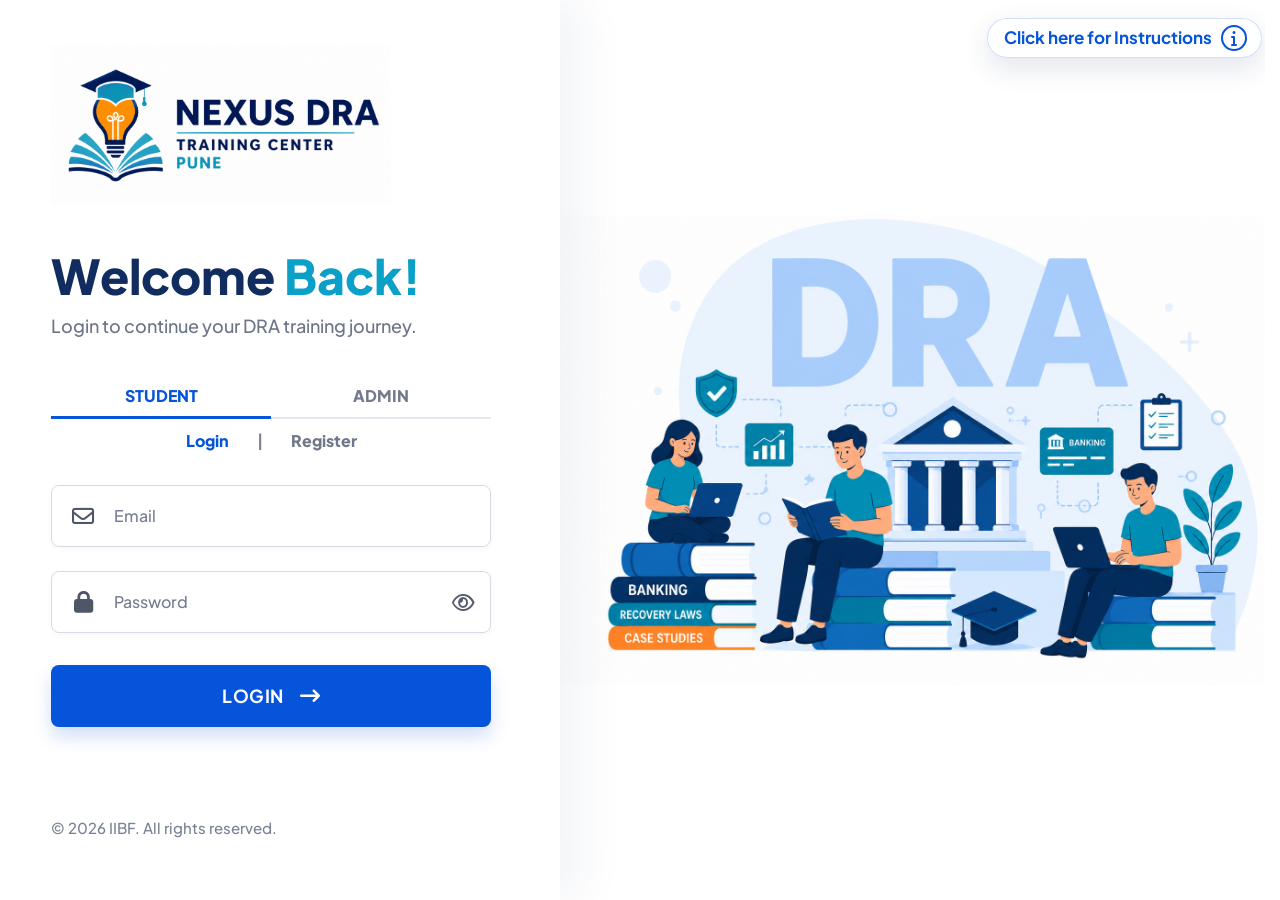
<file: index.html>
<!DOCTYPE html>
<html lang="en">
<head>
    <meta charset="UTF-8">
    <meta name="viewport" content="width=device-width, initial-scale=1.0">
    <title>Login | Nexus DRA Training Center</title>
    <link rel="stylesheet" href="CSS/main.css">
    <link rel="stylesheet" href="CSS/animations.css">
    <link rel="stylesheet" href="https://cdnjs.cloudflare.com/ajax/libs/font-awesome/6.4.0/css/all.min.css">
    <style>
        :root {
            --login-navy: #102d5f;
            --login-blue: #0654d9;
            --login-cyan: #0aa0c8;
            --login-muted: #6c7488;
            --login-border: #d5dae5;
        }

        html {
            scrollbar-gutter: stable;
        }

        body.login-body {
            min-height: 100vh;
            min-height: 100svh;
            margin: 0;
            overflow-x: hidden;
            overflow-y: hidden;
            background: #ffffff;
            color: var(--login-navy);
            font-family: "Segoe UI", Inter, system-ui, -apple-system, BlinkMacSystemFont, sans-serif;
        }

        .login-page {
            position: relative;
            display: grid;
            grid-template-columns: minmax(440px, 560px) minmax(0, 1fr);
            min-height: 100vh;
            min-height: 100svh;
            height: 100vh;
            height: 100svh;
            overflow: hidden;
            isolation: isolate;
            background: #ffffff;
        }

        .login-art {
            position: relative;
            z-index: 0;
            grid-column: 2;
            display: grid;
            place-items: center;
            min-height: 100vh;
            min-height: 100svh;
            height: 100vh;
            height: 100svh;
            padding: 0;
            overflow: hidden;
            background: #ffffff;
            pointer-events: none;
        }

        .login-art-image {
            width: 100%;
            height: 100%;
            max-width: none;
            object-fit: contain;
            object-position: center center;
            background: #ffffff;
            filter: drop-shadow(0 24px 36px rgba(34, 78, 132, 0.08));
        }

        .login-panel {
            position: relative;
            z-index: 3;
            grid-column: 1;
            grid-row: 1;
            display: flex;
            flex-direction: column;
            min-height: 100vh;
            min-height: 100svh;
            height: 100vh;
            height: 100svh;
            width: 100%;
            min-width: 0;
            box-sizing: border-box;
            padding: clamp(34px, 5vh, 54px) clamp(28px, 4vw, 68px) clamp(30px, 5vh, 46px);
            overflow-x: hidden;
            overflow-y: auto;
            background: #ffffff;
            box-shadow: 18px 0 48px rgba(15, 45, 94, 0.06);
            scrollbar-width: none;
        }

        .login-panel::-webkit-scrollbar {
            width: 0;
            height: 0;
        }

        .brand-logo {
            display: block;
            width: min(340px, 100%);
            height: auto;
            object-fit: contain;
        }

        .login-content {
            width: min(440px, 100%);
            margin-top: clamp(30px, 5vh, 52px);
        }

        body[data-login-mode="student"][data-student-mode="register"] .login-content {
            margin-top: clamp(18px, 3vh, 34px);
        }

        .login-heading {
            margin: 0;
            color: #112d5f;
            font-size: 48px;
            font-weight: 800;
            line-height: 1.08;
            letter-spacing: 0;
        }

        .login-heading span {
            color: var(--login-cyan);
        }

        .login-subtitle {
            margin: 10px 0 0;
            color: var(--login-muted);
            font-size: 18px;
            font-weight: 500;
        }

        .role-tabs {
            display: grid;
            grid-template-columns: 1fr 1fr;
            width: 100%;
            margin-top: 36px;
            border-bottom: 2px solid #e3e6ed;
        }

        .role-tab {
            position: relative;
            display: flex;
            align-items: center;
            justify-content: center;
            height: 42px;
            border: 0;
            background: transparent;
            color: #747a8c;
            font-size: 16px;
            font-weight: 800;
            letter-spacing: 0;
            text-decoration: none;
            cursor: pointer;
        }

        .role-tab.active {
            color: var(--login-blue);
        }

        .role-tab.active::after {
            content: "";
            position: absolute;
            left: 0;
            right: 0;
            bottom: -2px;
            height: 3px;
            background: var(--login-blue);
        }

        .mode-only {
            display: none;
        }

        body[data-login-mode="student"] .student-only,
        body[data-login-mode="admin"] .admin-only {
            display: flex;
        }

        body[data-login-mode="student"] .student-copy,
        body[data-login-mode="admin"] .admin-copy {
            display: block;
        }

        body[data-login-mode="admin"] .student-only,
        body[data-login-mode="admin"] .student-copy,
        body[data-login-mode="student"] .admin-only,
        body[data-login-mode="student"] .admin-copy {
            display: none;
        }

        .student-mode-tabs {
            display: none;
            align-items: center;
            justify-content: center;
            gap: 28px;
            width: 100%;
            height: 44px;
            color: #7c8292;
            font-size: 16px;
            font-weight: 700;
        }

        body[data-login-mode="student"] .student-mode-tabs {
            display: flex;
        }

        .student-mode-tab {
            border: 0;
            background: transparent;
            color: #707789;
            font-size: 16px;
            font-weight: 800;
            cursor: pointer;
        }

        .student-mode-tab:focus {
            outline: none;
        }

        .student-mode-tab:focus-visible {
            color: var(--login-blue);
        }

        .student-mode-tab.active {
            color: var(--login-blue);
        }

        .login-only,
        .register-only {
            display: none !important;
        }

        body[data-login-mode="student"][data-student-mode="login"] .login-only,
        body[data-login-mode="student"][data-student-mode="register"] .register-only {
            display: flex !important;
        }

        body[data-login-mode="student"][data-student-mode="register"] .login-only,
        body[data-login-mode="student"][data-student-mode="login"] .register-only,
        body[data-login-mode="admin"] .login-only,
        body[data-login-mode="admin"] .register-only {
            display: none !important;
        }

        body[data-login-mode="student"][data-student-mode="login"] .login-copy,
        body[data-login-mode="student"][data-student-mode="register"] .register-copy {
            display: block;
        }

        body[data-login-mode="student"][data-student-mode="login"] .register-copy,
        body[data-login-mode="student"][data-student-mode="register"] .login-copy {
            display: none;
        }

        .login-form {
            position: relative;
            display: flex;
            flex-direction: column;
            width: 100%;
            margin-top: 22px;
        }

        .field-shell + .field-shell {
            margin-top: 24px;
        }

        body[data-login-mode="student"][data-student-mode="register"] .field-shell + .field-shell {
            margin-top: 16px;
        }

        body[data-login-mode="admin"] label[for="email"],
        body[data-login-mode="student"][data-student-mode="login"] label[for="email"],
        body[data-login-mode="student"][data-student-mode="register"] label[for="fullname"] {
            margin-top: 0;
        }

        .field-shell {
            display: flex;
            align-items: center;
            width: 100%;
            height: 62px;
            box-sizing: border-box;
            border: 1.5px solid var(--login-border);
            border-radius: 8px;
            background: #ffffff;
            box-shadow: 0 2px 8px rgba(28, 42, 70, 0.03);
            transition: border-color 0.2s ease, box-shadow 0.2s ease;
        }

        .field-shell:focus-within {
            border-color: #8db4f5;
            box-shadow: 0 0 0 4px rgba(6, 84, 217, 0.08);
        }

        .field-icon {
            flex: 0 0 62px;
            color: #4f5668;
            font-size: 22px;
            text-align: center;
        }

        .field-shell input {
            width: 100%;
            height: 100%;
            min-width: 0;
            border: 0;
            outline: 0;
            background: transparent;
            color: #17223a;
            font-size: 16px;
            font-weight: 500;
            letter-spacing: 0;
        }

        .field-shell input:-webkit-autofill,
        .field-shell input:-webkit-autofill:hover,
        .field-shell input:-webkit-autofill:focus {
            -webkit-text-fill-color: #17223a;
            box-shadow: 0 0 0 1000px #ffffff inset;
            transition: background-color 9999s ease-in-out 0s;
        }

        .field-shell input::placeholder {
            color: #747d91;
            opacity: 1;
        }

        .field-action {
            flex: 0 0 54px;
            border: 0;
            background: transparent;
            color: #545b6c;
            font-size: 20px;
            cursor: pointer;
            touch-action: manipulation;
        }

        .field-shell select {
            width: 100%;
            height: 100%;
            border: 0;
            outline: 0;
            background: transparent;
            color: #17223a;
            font-size: 16px;
            font-weight: 500;
            appearance: none;
            cursor: pointer;
        }

        .access-note {
            margin: 20px 0 0;
            color: var(--login-blue);
            font-size: 17px;
            font-weight: 500;
            text-align: center;
        }

        .student-actions {
            position: absolute;
            top: 286px;
            left: 0;
            right: 0;
            align-items: center;
            justify-content: space-between;
            gap: 18px;
            margin: 0;
            color: var(--login-muted);
            font-size: 15px;
            font-weight: 600;
        }

        .student-actions a {
            border: 0;
            background: transparent;
            color: var(--login-blue);
            font-size: 15px;
            font-weight: 800;
            text-decoration: none;
            cursor: pointer;
        }

        .admin-back {
            align-self: flex-start;
            display: inline-flex;
            align-items: center;
            gap: 8px;
            margin: 20px 0 0;
            padding: 10px 16px;
            border: 1.5px solid transparent;
            border-radius: 8px;
            background: #f4f7fb;
            color: #545b6c;
            font-size: 14px;
            font-weight: 700;
            cursor: pointer;
            transition: all 0.2s ease;
        }

        .admin-back:hover {
            background: #e5effc;
            color: var(--login-blue);
            border-color: #cce0ff;
        }

        .login-error {
            display: none;
            margin: 16px 0 0;
            color: var(--danger, #e53e3e);
            font-size: 14px;
            font-weight: 700;
        }

        .login-error:not(:empty) {
            display: block;
        }

        .login-submit {
            display: inline-flex;
            align-items: center;
            justify-content: center;
            gap: 16px;
            width: 100%;
            height: 62px;
            margin-top: 32px;
            border: 0;
            border-radius: 8px;
            background: var(--login-blue);
            color: #ffffff;
            box-shadow: 0 10px 18px rgba(6, 84, 217, 0.18);
            font-size: 18px;
            font-weight: 700;
            letter-spacing: 0.5px;
            cursor: pointer;
            touch-action: manipulation;
            transition: transform 0.2s ease, box-shadow 0.2s ease, background-color 0.2s ease;
        }

        .login-submit:hover {
            background: #064cc5;
            transform: translateY(-1px);
            box-shadow: 0 12px 22px rgba(6, 84, 217, 0.24);
        }

        .login-submit:disabled {
            cursor: not-allowed;
            opacity: 0.72;
            transform: none;
        }

        .login-submit i {
            font-size: 20px;
            line-height: 1;
        }

        .login-footer {
            margin-top: auto;
            padding-top: 32px;
            padding-bottom: 16px;
            color: #7a8192;
            font-size: 15px;
            font-weight: 500;
        }

        .instructions-link {
            position: fixed;
            top: max(18px, env(safe-area-inset-top));
            right: max(18px, env(safe-area-inset-right));
            z-index: 30;
            display: inline-flex;
            align-items: center;
            justify-content: center;
            gap: 9px;
            min-height: 40px;
            padding: 0 14px 0 16px;
            color: var(--login-blue);
            background: rgba(255, 255, 255, 0.96);
            border: 1px solid rgba(6, 84, 217, 0.18);
            font-size: 17px;
            font-weight: 700;
            text-decoration: none;
            border-radius: 999px;
            box-shadow: 0 10px 28px rgba(16, 45, 95, 0.12);
            pointer-events: auto;
            touch-action: manipulation;
            transition: transform 0.2s ease, box-shadow 0.2s ease, border-color 0.2s ease;
        }

        .instructions-link:hover,
        .instructions-link:focus-visible {
            border-color: rgba(6, 84, 217, 0.4);
            box-shadow: 0 14px 32px rgba(16, 45, 95, 0.16);
            transform: translateY(-1px);
        }

        .instructions-link i {
            display: inline-flex;
            align-items: center;
            justify-content: center;
            width: 26px;
            height: 26px;
            border: 2px solid currentColor;
            border-radius: 50%;
            font-size: 16px;
        }

        .sr-only {
            position: absolute;
            width: 1px;
            height: 1px;
            padding: 0;
            margin: -1px;
            overflow: hidden;
            clip: rect(0, 0, 0, 0);
            white-space: nowrap;
            border: 0;
        }

        @media (max-width: 1180px) {
            .login-page {
                grid-template-columns: minmax(390px, 500px) minmax(0, 1fr);
            }

            .login-panel {
                padding-left: 34px;
                padding-right: 34px;
            }

            .login-heading {
                font-size: 42px;
            }
        }

        @media (max-width: 960px) {
            body.login-body {
                overflow: auto;
                background: #f7fbff;
            }

            .login-page {
                display: flex;
                flex-direction: column;
                min-height: 100vh;
                min-height: 100svh;
                height: auto;
                overflow: visible;
                background: #f7fbff;
            }

            .login-panel {
                order: 1;
                width: 100%;
                min-width: 0;
                min-height: auto;
                height: auto;
                padding: 66px 22px 30px;
                align-items: center;
                box-shadow: none;
                overflow: visible;
                scrollbar-width: auto;
            }

            .brand-logo {
                width: min(292px, 82vw);
            }

            .login-content,
            .login-form,
            .field-shell,
            .login-submit {
                width: min(440px, 100%);
            }

            .login-content {
                margin-top: 28px;
            }

            .login-art {
                order: 2;
                display: block;
                min-height: auto;
                height: auto;
                padding: 0 16px 28px;
                background: #f7fbff;
            }

            .login-art-image {
                display: block;
                width: min(100%, 620px);
                height: auto;
                max-height: 310px;
                margin: 0 auto;
            }

            .student-actions {
                position: static;
                margin: -10px 0 24px;
            }

            .student-mode-tabs {
                width: 100%;
            }

            .login-heading {
                font-size: clamp(38px, 11vw, 48px);
            }

            .role-tabs {
                width: 100%;
            }

            .login-footer {
                width: min(440px, 100%);
                margin-top: 58px;
            }

            .instructions-link {
                top: max(12px, env(safe-area-inset-top));
                right: max(12px, env(safe-area-inset-right));
                min-height: 38px;
                padding: 0 12px 0 14px;
                font-size: 14px;
            }
        }

        @media (max-width: 520px) {
            .login-panel {
                padding-left: 16px;
                padding-right: 16px;
            }

            .login-heading {
                font-size: clamp(34px, 10vw, 42px);
            }

            .field-shell {
                height: 58px;
            }

            .field-shell + .field-shell {
                margin-top: 18px;
            }

            .field-icon {
                flex-basis: 54px;
            }

            .access-note {
                margin: 20px 0 22px;
            }

            .login-submit {
                height: 58px;
                font-size: 17px;
            }

            .instructions-link span {
                max-width: 142px;
                overflow: hidden;
                text-overflow: ellipsis;
                white-space: nowrap;
            }
        }
    </style>
</head>
<body class="login-body" data-login-mode="student" data-student-mode="login">
    <main class="login-page">
        <div class="login-art" aria-hidden="true">
            <img class="login-art-image" src="Assets/login-page-image.png" alt="">
        </div>

        <section class="login-panel" aria-label="Student login">
            <img class="brand-logo" src="Assets/nexus-dra-logo-highres.png" alt="Nexus DRA Training Center Pune">

            <div class="login-content">
                <h1 class="login-heading student-copy">Welcome <span>Back!</span></h1>
                <h1 class="login-heading admin-copy">Admin <span>Login</span></h1>
                <p class="login-subtitle student-copy">Login to continue your DRA training journey.</p>
                <p class="login-subtitle admin-copy">Login to manage your DRA training platform.</p>

                <div class="role-tabs" aria-label="Login type">
                    <button class="role-tab active" id="student-tab" type="button" aria-current="page">STUDENT</button>
                    <button class="role-tab" id="admin-tab" type="button">ADMIN</button>
                </div>

                <div class="student-mode-tabs student-only" aria-label="Student action">
                    <button class="student-mode-tab active" id="student-login-tab" type="button">Login</button>
                    <span aria-hidden="true">|</span>
                    <button class="student-mode-tab" id="student-register-tab" type="button">Register</button>
                </div>

                <form class="login-form" id="login-form" novalidate>
                    <label class="field-shell register-only" for="fullname">
                        <span class="field-icon" aria-hidden="true"><i class="fa-regular fa-user"></i></span>
                        <input type="text" id="fullname" name="fullname" placeholder="Full Name" autocomplete="name">
                    </label>

                    <label class="field-shell" for="email">
                        <span class="field-icon" aria-hidden="true"><i class="fa-regular fa-envelope"></i></span>
                        <input type="email" id="email" name="email" placeholder="Email" autocomplete="email" required>
                    </label>

                    <label class="field-shell" for="password">
                        <span class="field-icon" aria-hidden="true"><i class="fa-solid fa-lock"></i></span>
                        <input type="password" id="password" name="password" placeholder="Password" autocomplete="current-password" required>
                        <button class="field-action" id="toggle-password" type="button" aria-label="Show password">
                            <i class="fa-regular fa-eye" aria-hidden="true"></i>
                        </button>
                    </label>

                    <label class="field-shell register-only" id="access-field" for="access-code">
                        <span class="field-icon" aria-hidden="true"><i class="fa-solid fa-key"></i></span>
                        <input type="text" id="access-code" name="access-code" placeholder="Monthly Access Code" autocomplete="off">
                        <span class="field-action" aria-hidden="true"><i class="fa-solid fa-lock"></i></span>
                    </label>

                    <p class="access-note student-copy register-copy">Contact your institute for access code</p>
                    <button class="admin-back admin-only" id="back-to-student" type="button">
                        <i class="fa-solid fa-arrow-left-long" aria-hidden="true"></i>
                        Back to Student Portal
                    </button>
                    <div class="login-error" id="error-msg" aria-live="polite"></div>

                    <button class="login-submit" id="login-btn" type="submit">
                        <span>LOGIN</span>
                        <i class="fa-solid fa-arrow-right-long" aria-hidden="true"></i>
                    </button>
                </form>
            </div>

            <p class="login-footer">&copy; 2026 IIBF. All rights reserved.</p>
        </section>

        <a class="instructions-link" href="instructions.html" aria-label="Click here for Instructions">
            <span>Click here for Instructions</span>
            <i class="fa-solid fa-info" aria-hidden="true"></i>
        </a>
    </main>

    <script>
        const form = document.getElementById('login-form');
        const passwordInput = document.getElementById('password');
        const togglePassword = document.getElementById('toggle-password');
        const toggleIcon = togglePassword.querySelector('i');
        const loginButton = document.getElementById('login-btn');
        const loginButtonLabel = loginButton.querySelector('span');
        const errorDiv = document.getElementById('error-msg');
        const accessCodeInput = document.getElementById('access-code');
        const fullNameInput = document.getElementById('fullname');
        const studentTab = document.getElementById('student-tab');
        const adminTab = document.getElementById('admin-tab');
        const studentLoginTab = document.getElementById('student-login-tab');
        const studentRegisterTab = document.getElementById('student-register-tab');
        const backToStudent = document.getElementById('back-to-student');
        let loginMode = 'student';
        let studentMode = 'login';

        import('./JS/animations.js')
            .then(({ setupOfflineDetection }) => setupOfflineDetection())
            .catch(() => {});

        function resetSubmitState() {
            errorDiv.style.color = 'var(--danger, #e53e3e)';
            errorDiv.textContent = '';
            loginButton.disabled = false;
            loginButtonLabel.textContent = loginMode === 'student' && studentMode === 'register' ? 'REGISTER' : 'LOGIN';
        }

        function updateRequiredFields() {
            accessCodeInput.required = loginMode === 'student' && studentMode === 'register';
            fullNameInput.required = loginMode === 'student' && studentMode === 'register';
        }

        function setStudentMode(mode, shouldUpdateHash = true) {
            studentMode = mode;
            document.body.dataset.studentMode = mode;
            studentLoginTab.classList.toggle('active', mode === 'login');
            studentRegisterTab.classList.toggle('active', mode === 'register');
            updateRequiredFields();
            resetSubmitState();

            if (shouldUpdateHash && loginMode === 'student') {
                const cleanUrl = location.href.split('#')[0];
                history.replaceState(null, '', mode === 'register' ? `${cleanUrl}#register` : cleanUrl);
            }
        }

        function setLoginMode(mode, shouldUpdateHash = true) {
            loginMode = mode;
            document.body.dataset.loginMode = mode;

            studentTab.classList.toggle('active', mode === 'student');
            adminTab.classList.toggle('active', mode === 'admin');
            studentTab.setAttribute('aria-current', mode === 'student' ? 'page' : 'false');
            adminTab.setAttribute('aria-current', mode === 'admin' ? 'page' : 'false');
            updateRequiredFields();
            resetSubmitState();

            if (shouldUpdateHash) {
                const cleanUrl = location.href.split('#')[0];
                history.replaceState(null, '', mode === 'admin' ? `${cleanUrl}#admin` : cleanUrl);
            }
        }

        togglePassword.addEventListener('click', () => {
            const isHidden = passwordInput.type === 'password';
            passwordInput.type = isHidden ? 'text' : 'password';
            togglePassword.setAttribute('aria-label', isHidden ? 'Hide password' : 'Show password');
            toggleIcon.classList.toggle('fa-eye', !isHidden);
            toggleIcon.classList.toggle('fa-eye-slash', isHidden);
        });

        studentTab.addEventListener('click', () => {
            setLoginMode('student', false);
            setStudentMode('login');
        });
        adminTab.addEventListener('click', () => setLoginMode('admin'));
        studentLoginTab.addEventListener('click', () => setStudentMode('login'));
        studentRegisterTab.addEventListener('click', () => setStudentMode('register'));
        backToStudent.addEventListener('click', () => {
            setLoginMode('student', false);
            setStudentMode('login');
        });

        form.addEventListener('submit', async (event) => {
            event.preventDefault();

            const fullName = fullNameInput.value.trim();
            const email = document.getElementById('email').value.trim();
            const password = passwordInput.value;
            const accessCode = accessCodeInput.value.trim();
            const language = 'en';

            errorDiv.style.color = 'var(--danger, #e53e3e)';
            errorDiv.textContent = '';

            if (!email || !password || (loginMode === 'student' && studentMode === 'register' && (!accessCode || !fullName))) {
                errorDiv.textContent = 'Please fill all fields.';
                return;
            }

            if (password.length < 6) {
                errorDiv.textContent = 'Password must be at least 6 characters.';
                return;
            }

            loginButtonLabel.textContent = loginMode === 'student' && studentMode === 'register' ? 'REGISTERING...' : 'LOGGING IN...';
            loginButton.disabled = true;

            if (loginMode === 'admin') {
                window.location.href = 'Admin/dashboard.html';
                return;
            }

            if (studentMode === 'register') {
                let registerStudent;
                try {
                    ({ registerStudent } = await import('./JS/auth.js'));
                } catch (error) {
                    errorDiv.textContent = 'Unable to load registration services. Please run the app through a local server.';
                    resetSubmitState();
                    return;
                }

                const result = await registerStudent(fullName, email, password, language, accessCode);

                if (result.error) {
                    errorDiv.textContent = result.error;
                    resetSubmitState();
                    return;
                }

                errorDiv.style.color = '#10b981';
                errorDiv.textContent = 'Registered successfully! Redirecting...';
                
                setTimeout(() => {
                    window.location.href = 'Student/dashboard.html';
                }, 1500);
                return;
            }

            let loginStudent;
            try {
                ({ loginStudent } = await import('./JS/auth.js'));
            } catch (error) {
                errorDiv.textContent = 'Unable to load login services. Please run the app through a local server.';
                resetSubmitState();
                return;
            }

            const result = await loginStudent(email, password);

            if (result.error) {
                errorDiv.textContent = result.error;
                resetSubmitState();
                return;
            }

            window.location.href = 'Student/dashboard.html';
        });

        function applyRouteFromHash() {
            if (location.hash === '#admin') {
                setLoginMode('admin', false);
                return;
            }

            setLoginMode('student', false);
            setStudentMode(location.hash === '#register' ? 'register' : 'login', false);
        }

        window.addEventListener('hashchange', applyRouteFromHash);
        applyRouteFromHash();
    </script>
</body>
</html>
</file>
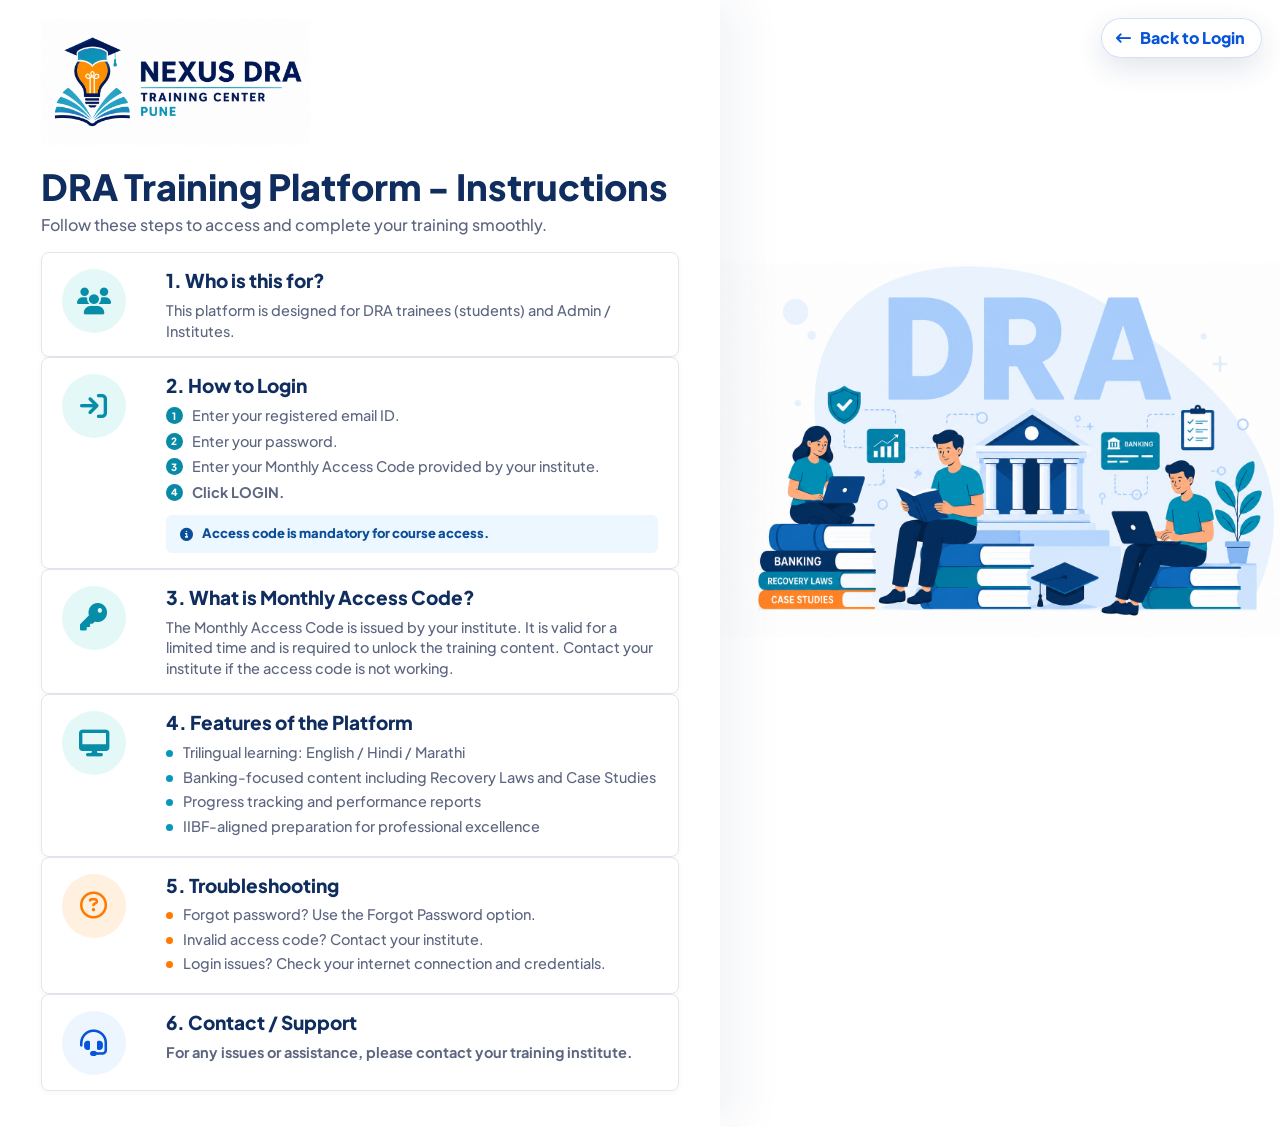
<file: instructions.html>
<!DOCTYPE html>
<html lang="en">
<head>
    <meta charset="UTF-8">
    <meta name="viewport" content="width=device-width, initial-scale=1.0">
    <title>Instructions | Nexus DRA Training Center</title>
    <link rel="stylesheet" href="CSS/main.css">
    <link rel="stylesheet" href="https://cdnjs.cloudflare.com/ajax/libs/font-awesome/6.4.0/css/all.min.css">
    <style>
        :root {
            --instruction-navy: #102d5f;
            --instruction-blue: #0654d9;
            --instruction-cyan: #0797bc;
            --instruction-muted: #5d6680;
            --instruction-border: #e1e6ee;
            --instruction-soft: #f7fbff;
        }

        * {
            box-sizing: border-box;
        }

        body {
            min-height: 100vh;
            min-height: 100svh;
            margin: 0;
            overflow-x: hidden;
            background: #ffffff;
            color: var(--instruction-navy);
            font-family: "Segoe UI", Inter, system-ui, -apple-system, BlinkMacSystemFont, sans-serif;
        }

        .instructions-page {
            position: relative;
            display: grid;
            grid-template-columns: minmax(540px, 720px) minmax(0, 1fr);
            min-height: 100vh;
            min-height: 100svh;
            isolation: isolate;
            background: #ffffff;
        }

        .instructions-art {
            position: sticky;
            top: 0;
            z-index: 0;
            grid-column: 2;
            grid-row: 1;
            display: grid;
            place-items: center;
            height: 100vh;
            height: 100svh;
            padding: 0;
            overflow: hidden;
            background: #ffffff;
            pointer-events: none;
        }

        .instructions-art-image {
            width: 100%;
            height: 100%;
            max-width: none;
            object-fit: contain;
            object-position: center center;
            background: #ffffff;
            filter: drop-shadow(0 24px 36px rgba(34, 78, 132, 0.08));
        }

        .instructions-panel {
            position: relative;
            z-index: 2;
            grid-column: 1;
            grid-row: 1;
            width: 100%;
            min-height: 100vh;
            min-height: 100svh;
            padding: 18px clamp(26px, 3.2vw, 46px) 36px;
            background: #ffffff;
            box-shadow: 18px 0 48px rgba(15, 45, 94, 0.06);
        }

        .brand-logo {
            display: block;
            width: min(270px, 100%);
            height: auto;
            object-fit: contain;
        }

        .instructions-title {
            margin: 22px 0 6px;
            color: var(--instruction-navy);
            font-size: clamp(28px, 3vw, 36px);
            font-weight: 800;
            line-height: 1.12;
            letter-spacing: 0;
        }

        .instructions-subtitle {
            margin: 0 0 16px;
            color: var(--instruction-muted);
            font-size: 16px;
            font-weight: 500;
            line-height: 1.45;
        }

        .instruction-list {
            display: flex;
            flex-direction: column;
            width: 100%;
            gap: 0;
        }

        .instruction-card {
            display: grid;
            grid-template-columns: 84px minmax(0, 1fr);
            gap: 20px;
            width: 100%;
            padding: 16px 20px 15px;
            border: 1px solid var(--instruction-border);
            border-radius: 8px;
            background: rgba(255, 255, 255, 0.96);
            box-shadow: 0 2px 6px rgba(12, 31, 67, 0.04);
        }

        .instruction-card + .instruction-card {
            margin-top: 0;
        }

        .icon-bubble {
            display: inline-flex;
            align-items: center;
            justify-content: center;
            width: 64px;
            height: 64px;
            border-radius: 50%;
            background: #e5f8f8;
            color: #068da8;
            font-size: 27px;
        }

        .icon-bubble.warning {
            background: #fff0df;
            color: #ff7a00;
        }

        .icon-bubble.support {
            background: #edf6ff;
            color: var(--instruction-blue);
        }

        .instruction-card h2 {
            margin: 0 0 7px;
            color: var(--instruction-navy);
            font-size: 19px;
            font-weight: 800;
            line-height: 1.25;
            letter-spacing: 0;
        }

        .instruction-card p,
        .instruction-card li {
            color: var(--instruction-muted);
            font-size: 14.5px;
            font-weight: 500;
            line-height: 1.42;
        }

        .instruction-card p {
            margin: 0;
        }

        .numbered-steps,
        .feature-list,
        .trouble-list {
            margin: 0;
            padding: 0;
            list-style: none;
        }

        .numbered-steps li {
            position: relative;
            padding-left: 26px;
            margin-bottom: 5px;
        }

        .step-number {
            position: absolute;
            left: 0;
            top: 2px;
            display: inline-flex;
            align-items: center;
            justify-content: center;
            width: 17px;
            height: 17px;
            border-radius: 50%;
            background: #078aa5;
            color: #ffffff;
            font-size: 10px;
            font-weight: 800;
        }

        .info-note {
            display: flex;
            align-items: center;
            gap: 9px;
            margin-top: 13px;
            padding: 10px 14px;
            border-radius: 6px;
            background: #edf7ff;
            color: #0a4d98;
            font-size: 13px;
            font-weight: 800;
            line-height: 1.35;
        }

        .feature-list li,
        .trouble-list li {
            position: relative;
            padding-left: 17px;
            margin-bottom: 4px;
        }

        .feature-list li::before,
        .trouble-list li::before {
            content: "";
            position: absolute;
            left: 0;
            top: 8px;
            width: 7px;
            height: 7px;
            border-radius: 50%;
            background: var(--instruction-cyan);
        }

        .trouble-list li::before {
            background: #ff7a00;
        }

        .back-login {
            position: fixed;
            top: max(18px, env(safe-area-inset-top));
            right: max(18px, env(safe-area-inset-right));
            z-index: 30;
            display: inline-flex;
            align-items: center;
            justify-content: center;
            gap: 9px;
            min-height: 40px;
            padding: 0 16px 0 14px;
            color: var(--instruction-blue);
            background: rgba(255, 255, 255, 0.96);
            border: 1px solid rgba(6, 84, 217, 0.18);
            border-radius: 999px;
            box-shadow: 0 10px 28px rgba(16, 45, 95, 0.12);
            font-size: 16px;
            font-weight: 800;
            text-decoration: none;
            touch-action: manipulation;
            transition: transform 0.2s ease, box-shadow 0.2s ease, border-color 0.2s ease;
        }

        .back-login:hover,
        .back-login:focus-visible {
            border-color: rgba(6, 84, 217, 0.4);
            box-shadow: 0 14px 32px rgba(16, 45, 95, 0.16);
            transform: translateY(-1px);
        }

        .back-login i {
            font-size: 15px;
        }

        @media (max-width: 1180px) {
            .instructions-page {
                grid-template-columns: minmax(500px, 650px) minmax(0, 1fr);
            }

            .instructions-panel {
                padding-left: 30px;
                padding-right: 30px;
            }
        }

        @media (max-width: 960px) {
            body {
                background: var(--instruction-soft);
            }

            .instructions-page {
                display: flex;
                flex-direction: column;
                min-height: 100vh;
                min-height: 100svh;
                background: var(--instruction-soft);
            }

            .instructions-panel {
                order: 1;
                width: 100%;
                min-height: auto;
                padding: 66px 18px 28px;
                box-shadow: none;
            }

            .brand-logo {
                width: min(292px, 82vw);
            }

            .instructions-title {
                font-size: clamp(28px, 8vw, 36px);
            }

            .instruction-card {
                grid-template-columns: 62px minmax(0, 1fr);
                gap: 14px;
                padding: 15px;
            }

            .icon-bubble {
                width: 54px;
                height: 54px;
                font-size: 23px;
            }

            .instructions-art {
                position: relative;
                order: 2;
                display: block;
                height: auto;
                padding: 0 16px 28px;
                background: var(--instruction-soft);
            }

            .instructions-art-image {
                display: block;
                width: min(100%, 620px);
                height: auto;
                max-height: 310px;
                margin: 0 auto;
            }

            .back-login {
                top: max(12px, env(safe-area-inset-top));
                right: max(12px, env(safe-area-inset-right));
                min-height: 38px;
                padding: 0 12px 0 13px;
                font-size: 14px;
            }
        }

        @media (max-width: 520px) {
            .instructions-panel {
                padding-left: 16px;
                padding-right: 16px;
            }

            .instructions-subtitle {
                font-size: 15px;
            }

            .instruction-card {
                grid-template-columns: 1fr;
                gap: 11px;
            }

            .instruction-card h2 {
                font-size: 18px;
            }

            .instruction-card p,
            .instruction-card li {
                font-size: 14px;
            }

            .back-login span {
                max-width: 112px;
                overflow: hidden;
                text-overflow: ellipsis;
                white-space: nowrap;
            }
        }
    </style>
</head>
<body>
    <main class="instructions-page">
        <div class="instructions-art" aria-hidden="true">
            <img class="instructions-art-image" src="Assets/login-page-image.png" alt="">
        </div>

        <a class="back-login" href="index.html?v=20260517" aria-label="Back to Login">
            <i class="fa-solid fa-arrow-left-long" aria-hidden="true"></i>
            <span>Back to Login</span>
        </a>

        <section class="instructions-panel" aria-label="DRA Training Platform Instructions">
            <img class="brand-logo" src="Assets/nexus-dra-logo-highres.png" alt="Nexus DRA Training Center Pune">

            <h1 class="instructions-title">DRA Training Platform - Instructions</h1>
            <p class="instructions-subtitle">Follow these steps to access and complete your training smoothly.</p>

            <div class="instruction-list">
                <article class="instruction-card">
                    <div class="icon-bubble"><i class="fa-solid fa-users" aria-hidden="true"></i></div>
                    <div>
                        <h2>1. Who is this for?</h2>
                        <p>This platform is designed for DRA trainees (students) and Admin / Institutes.</p>
                    </div>
                </article>

                <article class="instruction-card">
                    <div class="icon-bubble"><i class="fa-solid fa-arrow-right-to-bracket" aria-hidden="true"></i></div>
                    <div>
                        <h2>2. How to Login</h2>
                        <ol class="numbered-steps">
                            <li><span class="step-number">1</span>Enter your registered email ID.</li>
                            <li><span class="step-number">2</span>Enter your password.</li>
                            <li><span class="step-number">3</span>Enter your Monthly Access Code provided by your institute.</li>
                            <li><span class="step-number">4</span><strong>Click LOGIN.</strong></li>
                        </ol>
                        <div class="info-note">
                            <i class="fa-solid fa-circle-info" aria-hidden="true"></i>
                            Access code is mandatory for course access.
                        </div>
                    </div>
                </article>

                <article class="instruction-card">
                    <div class="icon-bubble"><i class="fa-solid fa-key" aria-hidden="true"></i></div>
                    <div>
                        <h2>3. What is Monthly Access Code?</h2>
                        <p>The Monthly Access Code is issued by your institute. It is valid for a limited time and is required to unlock the training content. Contact your institute if the access code is not working.</p>
                    </div>
                </article>

                <article class="instruction-card">
                    <div class="icon-bubble"><i class="fa-solid fa-desktop" aria-hidden="true"></i></div>
                    <div>
                        <h2>4. Features of the Platform</h2>
                        <ul class="feature-list">
                            <li>Trilingual learning: English / Hindi / Marathi</li>
                            <li>Banking-focused content including Recovery Laws and Case Studies</li>
                            <li>Progress tracking and performance reports</li>
                            <li>IIBF-aligned preparation for professional excellence</li>
                        </ul>
                    </div>
                </article>

                <article class="instruction-card">
                    <div class="icon-bubble warning"><i class="fa-regular fa-circle-question" aria-hidden="true"></i></div>
                    <div>
                        <h2>5. Troubleshooting</h2>
                        <ul class="trouble-list">
                            <li>Forgot password? Use the Forgot Password option.</li>
                            <li>Invalid access code? Contact your institute.</li>
                            <li>Login issues? Check your internet connection and credentials.</li>
                        </ul>
                    </div>
                </article>

                <article class="instruction-card">
                    <div class="icon-bubble support"><i class="fa-solid fa-headset" aria-hidden="true"></i></div>
                    <div>
                        <h2>6. Contact / Support</h2>
                        <p><strong>For any issues or assistance, please contact your training institute.</strong></p>
                    </div>
                </article>
            </div>
        </section>
    </main>
</body>
</html>
</file>
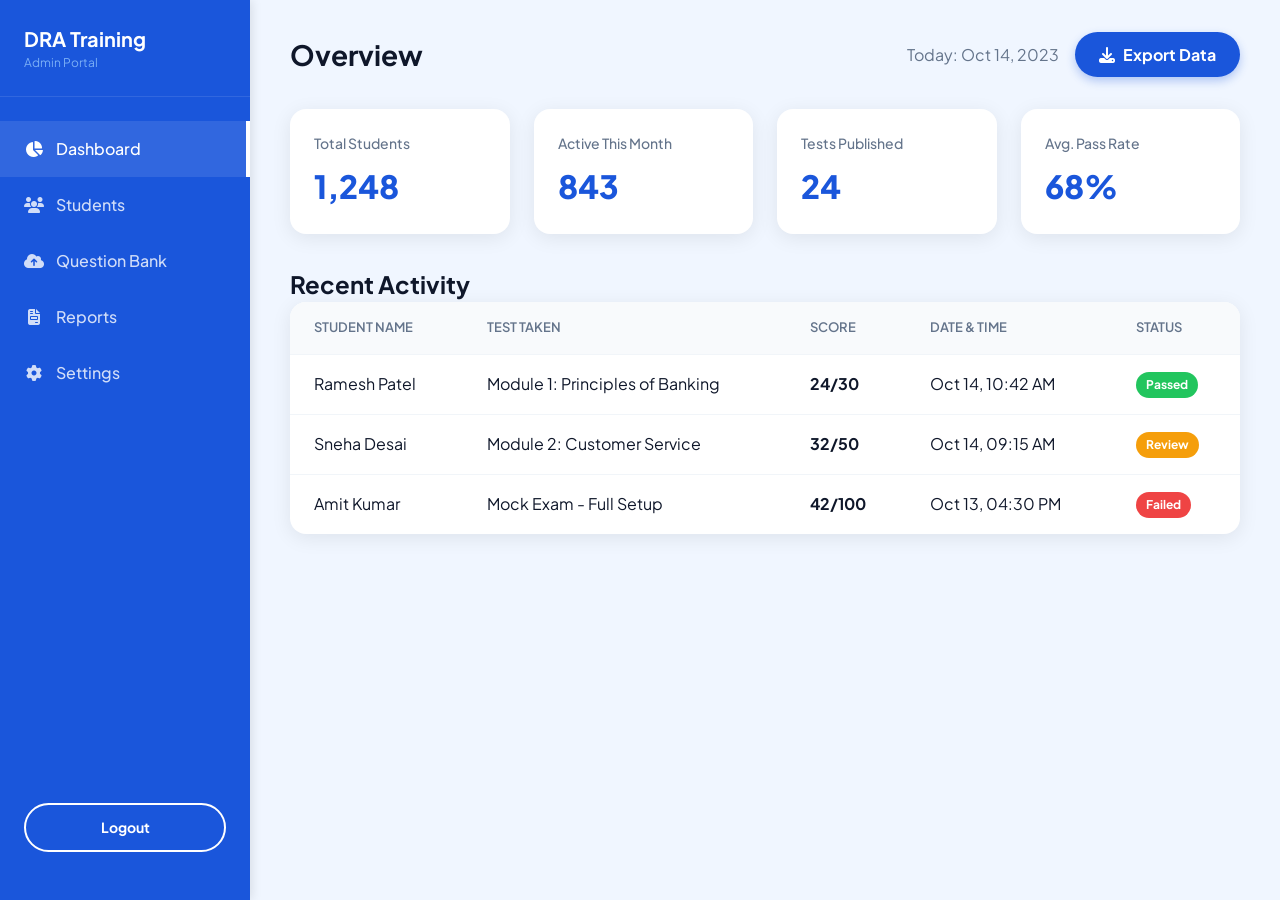
<file: Admin/dashboard.html>
<!DOCTYPE html>
<html lang="en">
<head>
    <meta charset="UTF-8">
    <meta name="viewport" content="width=device-width, initial-scale=1.0">
    <title>Admin Dashboard | DRA Training</title>
    <link rel="stylesheet" href="../CSS/main.css">
    <link rel="stylesheet" href="../CSS/admin.css">
    <link rel="stylesheet" href="https://cdnjs.cloudflare.com/ajax/libs/font-awesome/6.4.0/css/all.min.css">
</head>
<body>

    <div class="admin-layout">
        <!-- Sidebar -->
        <aside class="admin-sidebar">
            <div class="admin-logo">
                <h2>DRA Training</h2>
                <p style="font-size: 12px; color: var(--primary-light); opacity: 0.8;">Admin Portal</p>
            </div>
            <nav class="admin-nav">
                <a href="dashboard.html" class="nav-link active"><i class="fa-solid fa-chart-pie"></i> Dashboard</a>
                <a href="#" class="nav-link"><i class="fa-solid fa-users"></i> Students</a>
                <a href="upload.html" class="nav-link"><i class="fa-solid fa-cloud-arrow-up"></i> Question Bank</a>
                <a href="#" class="nav-link"><i class="fa-solid fa-file-invoice"></i> Reports</a>
                <a href="settings.html" class="nav-link"><i class="fa-solid fa-gear"></i> Settings</a>
            </nav>
            <div style="padding: 24px;">
                <a href="../index.html?v=20260517#admin" class="btn btn-outline-white btn-block" style="font-size: 14px;">Logout</a>
            </div>
        </aside>

        <!-- Main Content -->
        <main class="admin-content">
            <div class="admin-header">
                <h1>Overview</h1>
                <div class="d-flex align-center gap-2">
                    <span style="color: var(--text-muted); margin-right: 16px;">Today: Oct 14, 2023</span>
                    <button class="btn btn-primary"><i class="fa-solid fa-download" style="margin-right: 8px;"></i> Export Data</button>
                </div>
            </div>

            <div class="admin-stat-grid">
                <div class="admin-stat-card">
                    <div class="admin-stat-label">Total Students</div>
                    <div class="admin-stat-value">1,248</div>
                </div>
                <div class="admin-stat-card">
                    <div class="admin-stat-label">Active This Month</div>
                    <div class="admin-stat-value">843</div>
                </div>
                <div class="admin-stat-card">
                    <div class="admin-stat-label">Tests Published</div>
                    <div class="admin-stat-value">24</div>
                </div>
                <div class="admin-stat-card">
                    <div class="admin-stat-label">Avg. Pass Rate</div>
                    <div class="admin-stat-value">68%</div>
                </div>
            </div>

            <h2 class="section-title">Recent Activity</h2>
            <div class="table-container">
                <table>
                    <thead>
                        <tr>
                            <th>Student Name</th>
                            <th>Test Taken</th>
                            <th>Score</th>
                            <th>Date & Time</th>
                            <th>Status</th>
                        </tr>
                    </thead>
                    <tbody>
                        <tr>
                            <td>Ramesh Patel</td>
                            <td>Module 1: Principles of Banking</td>
                            <td><strong>24/30</strong></td>
                            <td>Oct 14, 10:42 AM</td>
                            <td><span class="badge" style="background: var(--success); color: white;">Passed</span></td>
                        </tr>
                        <tr>
                            <td>Sneha Desai</td>
                            <td>Module 2: Customer Service</td>
                            <td><strong>32/50</strong></td>
                            <td>Oct 14, 09:15 AM</td>
                            <td><span class="badge" style="background: var(--warning); color: white;">Review</span></td>
                        </tr>
                        <tr>
                            <td>Amit Kumar</td>
                            <td>Mock Exam - Full Setup</td>
                            <td><strong>42/100</strong></td>
                            <td>Oct 13, 04:30 PM</td>
                            <td><span class="badge" style="background: var(--danger); color: white;">Failed</span></td>
                        </tr>
                    </tbody>
                </table>
            </div>
        </main>
    </div>

    <!-- TODO: Setup admin logic -->
    <script src="../JS/admin.js"></script>
    <script>
        // Replace current history entry so back button can't go to landing page
        history.replaceState(null, '', '/Admin/dashboard.html');

        // Also add a popstate listener to catch back button
        window.addEventListener('popstate', function() {
            window.location.replace('/index.html#admin');
        });

        window.addEventListener('offline', () => {
            document.body.innerHTML = `
                <div style="text-align:center; padding:40px;">
                    <h2>No Internet Connection</h2>
                    <p>Please check your network and try again.</p>
                </div>
            `
        })
    </script>

</body>
</html>
</file>
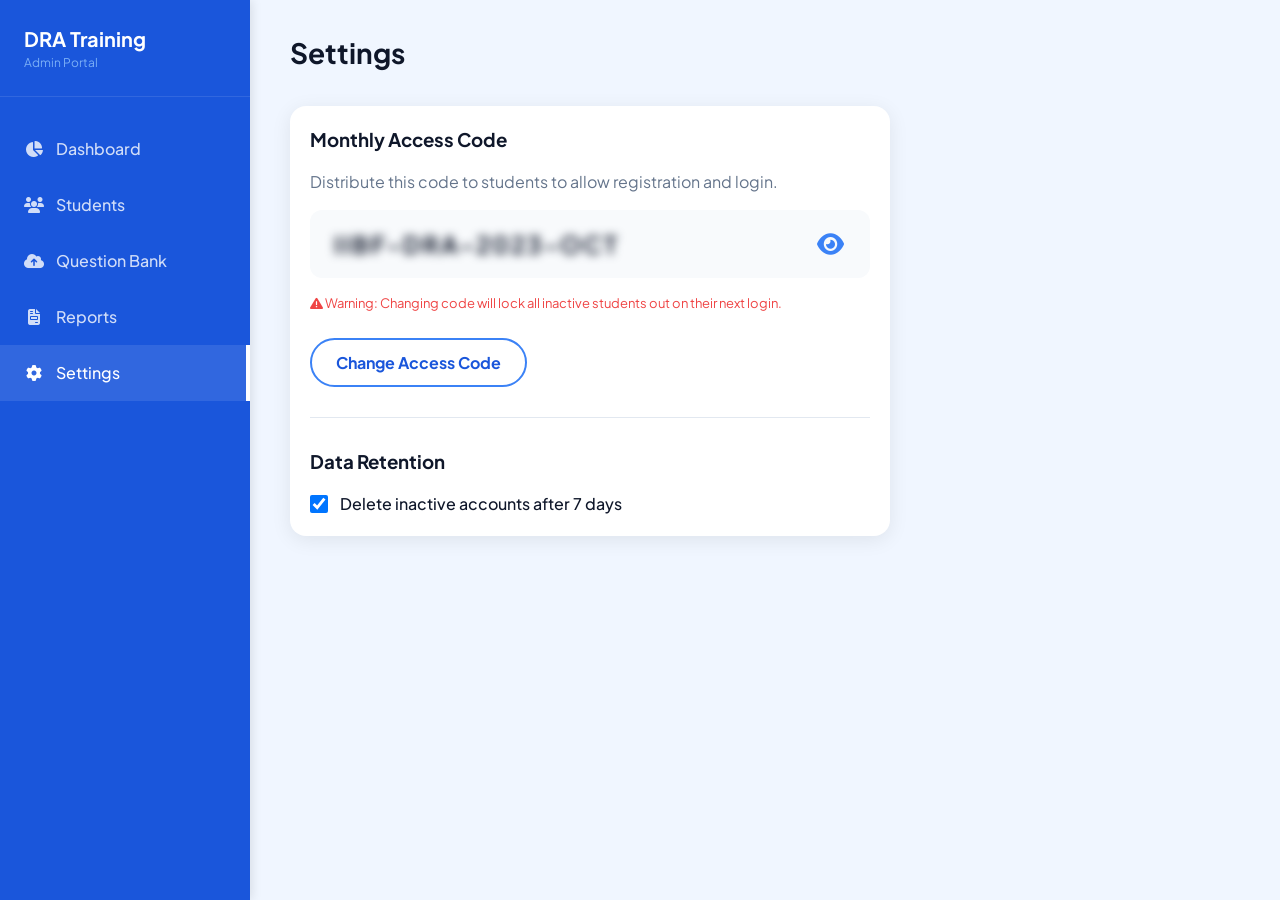
<file: Admin/settings.html>
<!DOCTYPE html>
<html lang="en">
<head>
    <meta charset="UTF-8">
    <meta name="viewport" content="width=device-width, initial-scale=1.0">
    <title>Settings | DRA Training</title>
    <link rel="stylesheet" href="../CSS/main.css">
    <link rel="stylesheet" href="../CSS/admin.css">
    <link rel="stylesheet" href="https://cdnjs.cloudflare.com/ajax/libs/font-awesome/6.4.0/css/all.min.css">
</head>
<body>

    <div class="admin-layout">
        <!-- Sidebar -->
        <aside class="admin-sidebar">
            <div class="admin-logo">
                <h2>DRA Training</h2>
                <p style="font-size: 12px; color: var(--primary-light); opacity: 0.8;">Admin Portal</p>
            </div>
            <nav class="admin-nav">
                <a href="dashboard.html" class="nav-link"><i class="fa-solid fa-chart-pie"></i> Dashboard</a>
                <a href="#" class="nav-link"><i class="fa-solid fa-users"></i> Students</a>
                <a href="upload.html" class="nav-link"><i class="fa-solid fa-cloud-arrow-up"></i> Question Bank</a>
                <a href="#" class="nav-link"><i class="fa-solid fa-file-invoice"></i> Reports</a>
                <a href="settings.html" class="nav-link active"><i class="fa-solid fa-gear"></i> Settings</a>
            </nav>
        </aside>

        <!-- Main Content -->
        <main class="admin-content">
            <div class="admin-header">
                <h1>Settings</h1>
            </div>

            <div class="card" style="max-width: 600px;">
                <h3 class="mb-2">Monthly Access Code</h3>
                <p>Distribute this code to students to allow registration and login.</p>
                
                <div class="access-code-card">
                    <span class="code-blurred" id="accessCodeDisplay">IIBF-DRA-2023-OCT</span>
                    <i class="fa-solid fa-eye" style="cursor: pointer; color: var(--primary-medium);" onclick="document.getElementById('accessCodeDisplay').classList.toggle('code-blurred')"></i>
                </div>

                <p style="font-size: 13px; color: var(--danger); margin-bottom: 24px;">
                    <i class="fa-solid fa-triangle-exclamation"></i> Warning: Changing code will lock all inactive students out on their next login.
                </p>

                <button class="btn btn-outline-white" style="border: 2px solid var(--primary-medium); color: var(--primary-dark);" onclick="document.getElementById('codeModal').classList.add('active')">
                    Change Access Code
                </button>

                <hr style="border: 0; border-top: 1px solid #e2e8f0; margin: 30px 0;">

                <h3 class="mb-2">Data Retention</h3>
                <label style="display: flex; align-items: center; gap: 12px; font-weight: 500; cursor: pointer;">
                    <input type="checkbox" style="width: 18px; height: 18px;" checked>
                    Delete inactive accounts after 7 days
                </label>
            </div>
        </main>
    </div>

    <!-- Modal Base -->
    <div class="modal-overlay" id="codeModal">
        <div class="card modal-content">
            <h3 class="mb-2">Change Access Code</h3>
            <div class="form-group">
                <label class="form-label">New Code</label>
                <input type="text" class="form-control" placeholder="Enter new monthly code">
            </div>
            <div class="d-flex gap-2 mt-3" style="gap: 12px;">
                <button class="btn btn-outline-white flex-1" style="border: 2px solid #cbd5e1; color: var(--text-primary); flex: 1;" onclick="document.getElementById('codeModal').classList.remove('active')">Cancel</button>
                <button class="btn btn-primary flex-1" style="flex: 1;" onclick="document.getElementById('codeModal').classList.remove('active')">Save Code</button>
            </div>
        </div>
    </div>

    <script src="../JS/admin.js"></script>
    <script>
        window.addEventListener('offline', () => {
            document.body.innerHTML = `
                <div style="text-align:center; padding:40px;">
                    <h2>No Internet Connection</h2>
                    <p>Please check your network and try again.</p>
                </div>
            `
        })
    </script>

</body>
</html>
</file>
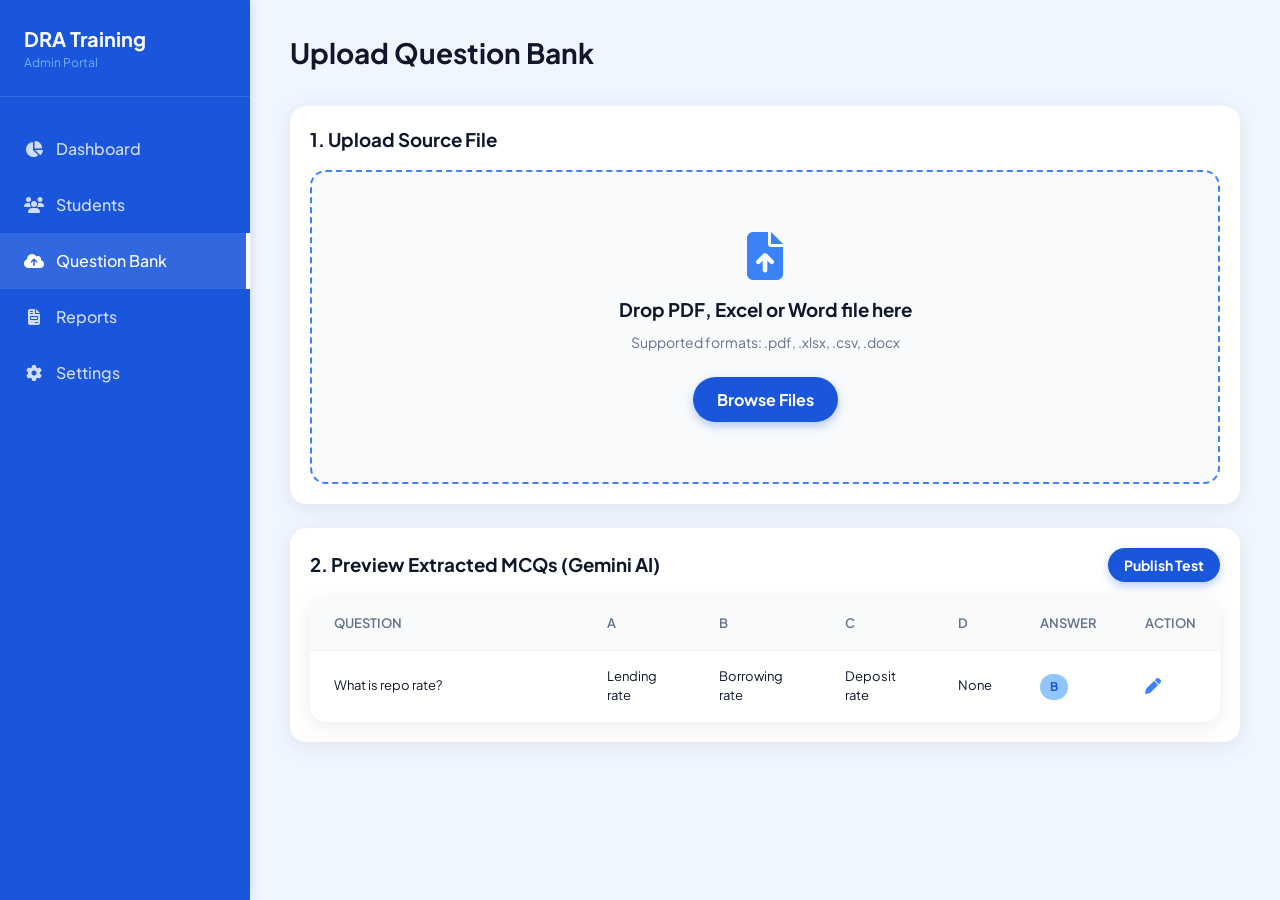
<file: Admin/upload.html>
<!DOCTYPE html>
<html lang="en">
<head>
    <meta charset="UTF-8">
    <meta name="viewport" content="width=device-width, initial-scale=1.0">
    <title>Upload Bank | DRA Training</title>
    <link rel="stylesheet" href="../CSS/main.css">
    <link rel="stylesheet" href="../CSS/admin.css">
    <link rel="stylesheet" href="https://cdnjs.cloudflare.com/ajax/libs/font-awesome/6.4.0/css/all.min.css">
</head>
<body>

    <div class="admin-layout">
        <!-- Sidebar -->
        <aside class="admin-sidebar">
            <div class="admin-logo">
                <h2>DRA Training</h2>
                <p style="font-size: 12px; color: var(--primary-light); opacity: 0.8;">Admin Portal</p>
            </div>
            <nav class="admin-nav">
                <a href="dashboard.html" class="nav-link"><i class="fa-solid fa-chart-pie"></i> Dashboard</a>
                <a href="#" class="nav-link"><i class="fa-solid fa-users"></i> Students</a>
                <a href="upload.html" class="nav-link active"><i class="fa-solid fa-cloud-arrow-up"></i> Question Bank</a>
                <a href="#" class="nav-link"><i class="fa-solid fa-file-invoice"></i> Reports</a>
                <a href="settings.html" class="nav-link"><i class="fa-solid fa-gear"></i> Settings</a>
            </nav>
        </aside>

        <!-- Main Content -->
        <main class="admin-content">
            <div class="admin-header">
                <h1>Upload Question Bank</h1>
            </div>

            <div class="card mb-3">
                <h3 class="mb-2">1. Upload Source File</h3>
                <div class="upload-dropzone">
                    <i class="fa-solid fa-file-arrow-up upload-icon"></i>
                    <h3 style="margin-bottom: 8px;">Drop PDF, Excel or Word file here</h3>
                    <p style="font-size: 14px;">Supported formats: .pdf, .xlsx, .csv, .docx</p>
                    <button class="btn btn-primary mt-3">Browse Files</button>
                </div>
            </div>

            <div class="card">
                <div class="d-flex justify-between align-center mb-2">
                    <h3>2. Preview Extracted MCQs (Gemini AI)</h3>
                    <button class="btn btn-primary" style="padding: 8px 16px; font-size: 14px;">Publish Test</button>
                </div>
                
                <div class="table-container">
                    <table>
                        <thead>
                            <tr>
                                <th style="width: 30%">Question</th>
                                <th>A</th>
                                <th>B</th>
                                <th>C</th>
                                <th>D</th>
                                <th>Answer</th>
                                <th>Action</th>
                            </tr>
                        </thead>
                        <tbody>
                            <tr>
                                <td style="font-size: 13px;">What is repo rate?</td>
                                <td style="font-size: 13px;">Lending rate</td>
                                <td style="font-size: 13px;">Borrowing rate</td>
                                <td style="font-size: 13px;">Deposit rate</td>
                                <td style="font-size: 13px;">None</td>
                                <td><span class="badge">B</span></td>
                                <td><i class="fa-solid fa-pen" style="color: var(--primary-medium); cursor: pointer;"></i></td>
                            </tr>
                        </tbody>
                    </table>
                </div>
            </div>

        </main>
    </div>

    <script src="../JS/upload.js"></script>
    <script>
        window.addEventListener('offline', () => {
            document.body.innerHTML = `
                <div style="text-align:center; padding:40px;">
                    <h2>No Internet Connection</h2>
                    <p>Please check your network and try again.</p>
                </div>
            `
        })
    </script>

</body>
</html>
</file>
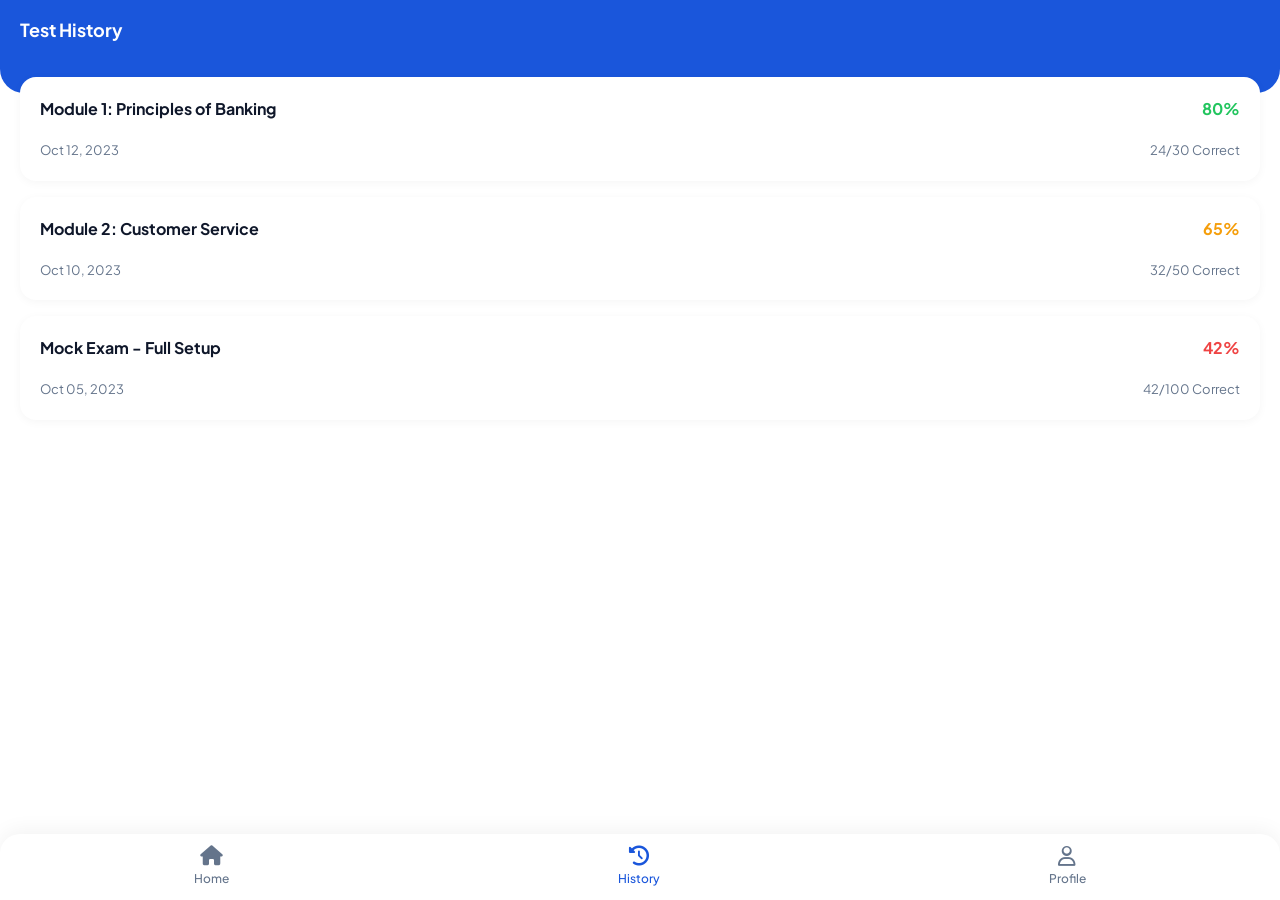
<file: Student/history.html>
<!DOCTYPE html>
<html lang="en">
<head>
    <meta charset="UTF-8">
    <meta name="viewport" content="width=device-width, initial-scale=1.0">
    <title>History | DRA Training</title>
    <link rel="stylesheet" href="../CSS/main.css">
    <link rel="stylesheet" href="../CSS/student.css">
    <link rel="stylesheet" href="https://cdnjs.cloudflare.com/ajax/libs/font-awesome/6.4.0/css/all.min.css">
</head>
<body>

    <div class="top-bar" style="padding-bottom: 50px;">
        <h2>Test History</h2>
    </div>

    <div class="dashboard-content">
        <div class="card test-card mb-2 mt-3">
            <div class="test-card-header mb-1">
                <div class="test-card-title">Module 1: Principles of Banking</div>
                <div style="color: var(--success); font-weight: bold;">80%</div>
            </div>
            <div class="test-meta d-flex justify-between">
                <span>Oct 12, 2023</span>
                <span>24/30 Correct</span>
            </div>
        </div>

        <div class="card test-card mb-2">
            <div class="test-card-header mb-1">
                <div class="test-card-title">Module 2: Customer Service</div>
                <div style="color: var(--warning); font-weight: bold;">65%</div>
            </div>
            <div class="test-meta d-flex justify-between">
                <span>Oct 10, 2023</span>
                <span>32/50 Correct</span>
            </div>
        </div>

        <div class="card test-card mb-3">
            <div class="test-card-header mb-1">
                <div class="test-card-title">Mock Exam - Full Setup</div>
                <div style="color: var(--danger); font-weight: bold;">42%</div>
            </div>
            <div class="test-meta d-flex justify-between">
                <span>Oct 05, 2023</span>
                <span>42/100 Correct</span>
            </div>
        </div>
    </div>

    <!-- Bottom Tab Bar -->
    <div class="bottom-tab-bar">
        <a href="dashboard.html" class="tab-item" style="text-decoration: none;">
            <i class="fa-solid fa-house"></i>
            <span>Home</span>
        </a>
        <div class="tab-item active">
            <i class="fa-solid fa-clock-rotate-left"></i>
            <span>History</span>
        </div>
        <div class="tab-item">
            <i class="fa-regular fa-user"></i>
            <span>Profile</span>
        </div>
    </div>

    <script>
        window.addEventListener('offline', () => {
            document.body.innerHTML = `
                <div style="text-align:center; padding:40px;">
                    <h2>No Internet Connection</h2>
                    <p>Please check your network and try again.</p>
                </div>
            `
        })
    </script>

</body>
</html>
</file>
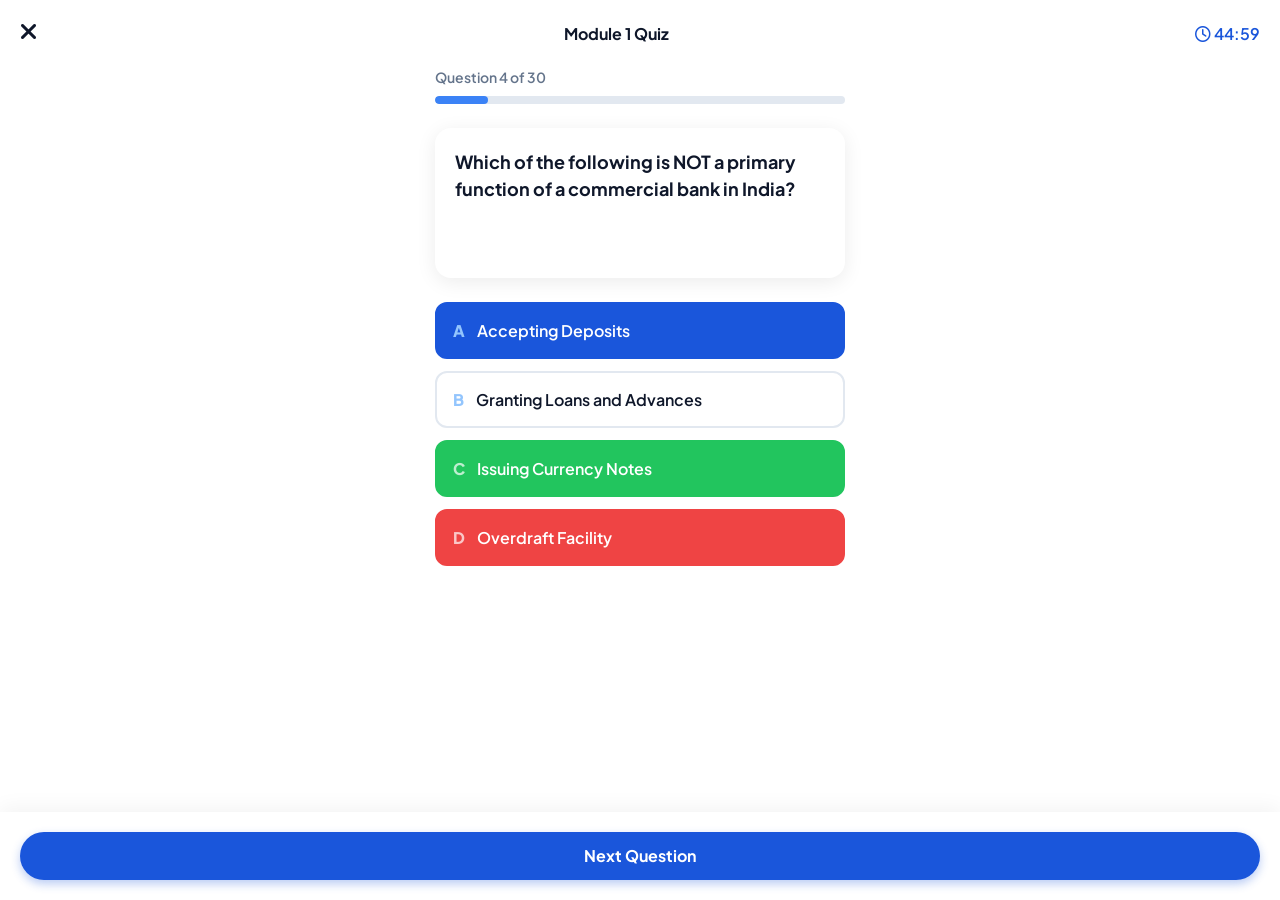
<file: Student/quiz.html>
<!DOCTYPE html>
<html lang="en">
<head>
    <meta charset="UTF-8">
    <meta name="viewport" content="width=device-width, initial-scale=1.0">
    <title>Quiz | DRA Training</title>
    <link rel="stylesheet" href="../CSS/main.css">
    <link rel="stylesheet" href="../CSS/student.css">
    <link rel="stylesheet" href="../CSS/animations.css">
    <link rel="stylesheet" href="https://cdnjs.cloudflare.com/ajax/libs/font-awesome/6.4.0/css/all.min.css">
</head>
<body>

    <div class="quiz-header">
        <a href="dashboard.html" style="color: var(--text-primary);"><i class="fa-solid fa-xmark" style="font-size: 24px;"></i></a>
        <div style="font-weight: 700;">Module 1 Quiz</div>
        <div style="color: var(--primary-dark); font-weight: 600;"><i class="fa-regular fa-clock"></i> 44:59</div>
    </div>

    <div class="container" style="padding-top: 0; padding-bottom: 100px;">
        <div class="d-flex justify-between align-center mb-1">
            <span style="font-size: 14px; color: var(--text-muted); font-weight: 600;">Question 4 of 30</span>
        </div>
        <div class="progress-container mb-3">
            <div class="progress-bar" style="width: 13%;"></div>
        </div>

        <div class="question-slide slide-in-right">
            <div class="card mb-3" style="min-height: 150px;">
                <div class="question-text">
                    Which of the following is NOT a primary function of a commercial bank in India?
                </div>
            </div>

            <div class="options-container">
                <button class="option-btn selected spotlight-btn">
                    <span class="mr-3" style="font-weight: 800; color: var(--primary-light);">A</span>
                    Accepting Deposits
                </button>
                <button class="option-btn spotlight-btn">
                    <span class="mr-3" style="font-weight: 800; color: var(--primary-light);">B</span>
                    Granting Loans and Advances
                </button>
                <button class="option-btn correct spotlight-btn">
                    <span class="mr-3" style="font-weight: 800; color: rgba(255,255,255,0.7);">C</span>
                    Issuing Currency Notes
                </button>
                <button class="option-btn wrong spotlight-btn">
                    <span class="mr-3" style="font-weight: 800; color: rgba(255,255,255,0.7);">D</span>
                    Overdraft Facility
                </button>
            </div>
        </div>
    </div>

    <div class="quiz-footer">
        <a href="result.html" class="btn btn-primary btn-block">Next Question</a>
    </div>

    <!-- TODO: Add quiz interaction logic -->
    <script src="../JS/quiz.js"></script>
    <script type="module">
        import { initSpotlight, setupOfflineDetection } from '../JS/animations.js';
        
        setupOfflineDetection();
        initSpotlight();
    </script>

</body>
</html>
</file>
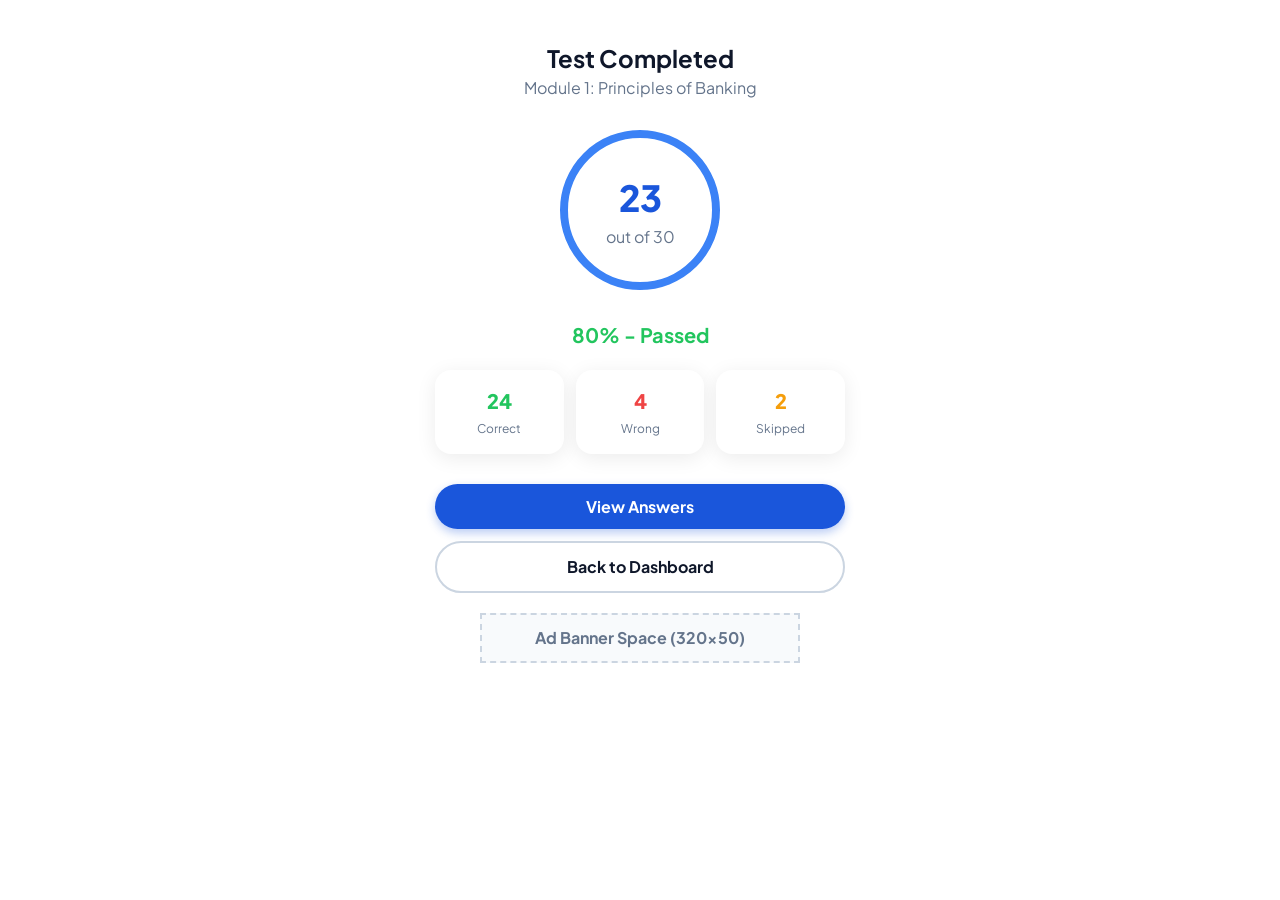
<file: Student/result.html>
<!DOCTYPE html>
<html lang="en">
<head>
    <meta charset="UTF-8">
    <meta name="viewport" content="width=device-width, initial-scale=1.0">
    <title>Result | DRA Training</title>
    <link rel="stylesheet" href="../CSS/main.css">
    <link rel="stylesheet" href="../CSS/student.css">
    <link rel="stylesheet" href="../CSS/animations.css">
    <link rel="stylesheet" href="https://cdnjs.cloudflare.com/ajax/libs/font-awesome/6.4.0/css/all.min.css">
</head>
<body>

    <div class="container" style="padding-top: 40px;">
        <div class="text-center">
            <h2 style="font-size: 24px;">Test Completed</h2>
            <p>Module 1: Principles of Banking</p>
        </div>

        <div class="result-circle-container glare-card" style="border-radius: 50%;">
            <div class="result-circle">
                <div class="result-score counting-number">24</div>
                <div class="result-total">out of 30</div>
            </div>
        </div>

        <div class="result-percentage pct-green">
            80% - Passed
        </div>

        <div class="summary-cards">
            <div class="card">
                <div style="color: var(--success); font-size: 20px; font-weight: 800;">24</div>
                <div style="font-size: 12px; color: var(--text-muted); margin-top: 4px;">Correct</div>
            </div>
            <div class="card">
                <div style="color: var(--danger); font-size: 20px; font-weight: 800;">4</div>
                <div style="font-size: 12px; color: var(--text-muted); margin-top: 4px;">Wrong</div>
            </div>
            <div class="card">
                <div style="color: var(--warning); font-size: 20px; font-weight: 800;">2</div>
                <div style="font-size: 12px; color: var(--text-muted); margin-top: 4px;">Skipped</div>
            </div>
        </div>

        <div class="d-flex flex-column gap-2" style="gap: 12px;">
            <button class="btn btn-primary btn-block">View Answers</button>
            <a href="dashboard.html" class="btn btn-outline-white btn-block" style="border: 2px solid #cbd5e1; color: var(--text-primary);">Back to Dashboard</a>
        </div>

        <div class="ad-banner">
            Ad Banner Space (320x50)
        </div>
    </div>

    <script type="module">
        import { initGlare, initCountingNumbers, setupOfflineDetection, triggerConfetti } from '../JS/animations.js';
        
        setupOfflineDetection();
        initGlare();
        initCountingNumbers(1500);

        // Score check for confetti
        const score = parseInt(document.querySelector('.result-score').innerText);
        if (score >= 21) {
            triggerConfetti();
        }
    </script>

</body>
</html>
</file>
<file: CSS/main.css>
@import url('https://fonts.googleapis.com/css2?family=Plus+Jakarta+Sans:wght@400;500;700;800&display=swap');

:root {
  --primary-dark: #1a56db;
  --primary-medium: #3b82f6;
  --primary-light: #93c5fd;
  --bg-color: #f0f6ff;
  --white: #ffffff;
  --text-primary: #0f172a;
  --text-muted: #64748b;
  --danger: #ef4444;
  --success: #22c55e;
  --warning: #f59e0b;
  --border-radius-card: 16px;
  --border-radius-pill: 999px;
  --shadow-card: 0 4px 20px rgba(0, 0, 0, 0.08);
}

* {
  margin: 0;
  padding: 0;
  box-sizing: border-box;
  font-family: 'Plus Jakarta Sans', sans-serif;
}

body {
  /* background-color: var(--bg-color); */
  color: var(--text-primary);
  line-height: 1.5;
  -webkit-font-smoothing: antialiased;
}

/* Typography */
h1, h2, h3, h4, h5, h6 {
  font-weight: 700;
  color: var(--text-primary);
}

p {
  font-weight: 400;
  color: var(--text-muted);
}

a {
  text-decoration: none;
  color: var(--primary-medium);
  font-weight: 500;
  transition: color 0.2s;
}
a:hover {
  color: var(--primary-dark);
}

/* Buttons */
.btn {
  display: inline-flex;
  align-items: center;
  justify-content: center;
  padding: 12px 24px;
  border-radius: var(--border-radius-pill);
  font-weight: 700;
  font-size: 16px;
  cursor: pointer;
  border: none;
  transition: all 0.2s ease-in-out;
  text-align: center;
}

.btn-primary {
  background-color: var(--primary-dark);
  color: var(--white);
  box-shadow: 0 4px 10px rgba(26, 86, 219, 0.3);
}

.btn-primary:hover {
  background-color: #1546b3; /* Slightly darker */
  transform: translateY(-2px);
  box-shadow: 0 6px 14px rgba(26, 86, 219, 0.4);
}

.btn-outline-white {
  background-color: transparent;
  color: var(--white);
  border: 2px solid var(--white);
}

.btn-outline-white:hover {
  background-color: rgba(255, 255, 255, 0.1);
}

.btn-block {
  width: 100%;
}

/* Cards */
.card {
  background-color: var(--white);
  border-radius: var(--border-radius-card);
  box-shadow: var(--shadow-card);
  padding: 20px;
}

/* Inputs */
.form-group {
  margin-bottom: 16px;
}

.form-label {
  display: block;
  font-weight: 500;
  margin-bottom: 8px;
  color: var(--text-primary);
  font-size: 14px;
}

.form-control {
  width: 100%;
  padding: 14px 16px;
  border: 1px solid #cbd5e1;
  border-radius: 12px;
  font-size: 16px;
  outline: none;
  transition: border-color 0.2s;
}

.form-control:focus {
  border-color: var(--primary-medium);
  box-shadow: 0 0 0 3px rgba(59, 130, 246, 0.2);
}

/* Special Highlited Input classes */
.input-highlight {
  border: 2px solid var(--primary-medium);
}

/* Badges */
.badge {
  display: inline-block;
  padding: 4px 10px;
  border-radius: var(--border-radius-pill);
  font-size: 12px;
  font-weight: 700;
  background-color: var(--primary-light);
  color: var(--primary-dark);
}

/* Decorative Geometric Backgrounds */
.shape-bg-container {
  position: fixed;
  top: 0;
  left: 0;
  width: 100%;
  height: 100%;
  overflow: hidden;
  z-index: -1;
  background-color: var(--primary-dark);
}

/* Light background app container shapes */
.shape-bg-light-container {
  position: fixed;
  top: 0;
  left: 0;
  width: 100%;
  height: 100%;
  overflow: hidden;
  z-index: -1;
  background-color: var(--bg-color);
}

.shape-1, .shape-2, .shape-3 {
  position: absolute;
  border-radius: 40px;
  opacity: 0.8;
}

.shape-1 {
  width: 300px;
  height: 600px;
  background-color: var(--primary-medium);
  transform: rotate(-25deg);
  top: -100px;
  right: -50px;
}

.shape-2 {
  width: 250px;
  height: 500px;
  background-color: var(--primary-light);
  transform: rotate(-25deg);
  top: 150px;
  right: -120px;
  opacity: 0.6;
}

.shape-3 {
  width: 400px;
  height: 200px;
  background-color: rgba(255, 255, 255, 0.1);
  transform: rotate(-25deg);
  bottom: -50px;
  left: -100px;
}

/* Utility Layouts */
.container {
  padding: 20px;
  max-width: 450px; /* Mobile App Feel Constraint */
  margin: 0 auto;
}

.text-center { text-align: center; }
.mt-1 { margin-top: 8px; }
.mt-2 { margin-top: 16px; }
.mt-3 { margin-top: 24px; }
.mb-1 { margin-bottom: 8px; }
.mb-2 { margin-bottom: 16px; }
.mb-3 { margin-bottom: 24px; }
.d-flex { display: flex; }
.align-center { align-items: center; }
.justify-between { justify-content: space-between; }
.justify-center { justify-content: center; }
.flex-column { flex-direction: column; }
</file>
<file: CSS/animations.css>
/* --- Line Waves Background --- */
.line-waves-bg {
    position: absolute;
    top: 0;
    left: 0;
    width: 100%;
    height: 100%;
    overflow: hidden;
    z-index: 0;
    pointer-events: none;
}

.line-wave {
    position: absolute;
    width: 200%;
    height: 100%;
    background-image: url("data:image/svg+xml,%3Csvg width='100' height='20' xmlns='http://www.w3.org/2000/svg'%3E%3Cpath d='M0 10 Q 25 0, 50 10 T 100 10' stroke='rgba(255,255,255,0.15)' stroke-width='2' fill='none'/%3E%3C/svg%3E");
    animation: wave-move linear infinite;
}

.line-wave:nth-child(1) { top: 10%; animation-duration: 20s; }
.line-wave:nth-child(2) { top: 30%; animation-duration: 25s; animation-direction: reverse; }
.line-wave:nth-child(3) { top: 50%; animation-duration: 18s; }
.line-wave:nth-child(4) { top: 70%; animation-duration: 22s; animation-direction: reverse; }
.line-wave:nth-child(5) { top: 90%; animation-duration: 28s; }

@keyframes wave-move {
    0% { transform: translateX(0); }
    100% { transform: translateX(-50%); }
}

/* --- Split Text --- */
.split-text span {
    display: inline-block;
    opacity: 0;
    transform: translateY(20px);
    animation: split-fade-up 0.5s forwards ease-out;
}

@keyframes split-fade-up {
    to {
        opacity: 1;
        transform: translateY(0);
    }
}

/* --- Shimmer Button --- */
.shimmer-btn {
    position: relative;
    overflow: hidden;
}

.shimmer-btn::after {
    content: '';
    position: absolute;
    top: 0;
    left: -100%;
    width: 50%;
    height: 100%;
    background: linear-gradient(to right, transparent, rgba(255,255,255,0.3), transparent);
    transform: skewX(-20deg);
    animation: shimmer 2s infinite;
}

@keyframes shimmer {
    100% { left: 200%; }
}

/* --- Border Beam --- */
.border-beam-container {
    position: relative;
    border-radius: 8px;
    padding: 2px;
    overflow: hidden;
    z-index: 1;
}

.border-beam-container::before {
    content: '';
    position: absolute;
    top: -50%;
    left: -50%;
    width: 200%;
    height: 200%;
    background: conic-gradient(from 0deg, transparent 70%, var(--primary-light) 100%);
    animation: rotate-beam 3s linear infinite;
    z-index: -2;
}

.border-beam-container::after {
    content: '';
    position: absolute;
    inset: 2px;
    background: white; /* Will need to match the input background, usually white */
    border-radius: 6px;
    z-index: -1;
}

@keyframes rotate-beam {
    100% { transform: rotate(360deg); }
}

/* --- Slide Up Fade --- */
.slide-up-fade {
    opacity: 0;
    transform: translateY(20px);
    animation: slide-up-anim 0.5s ease-out forwards;
}

@keyframes slide-up-anim {
    to {
        opacity: 1;
        transform: translateY(0);
    }
}

/* --- Tilt Card --- */
.tilt-card {
    transition: transform 0.1s ease-out;
    transform-style: preserve-3d;
    position: relative;
}

.tilt-card::before {
    content: '';
    position: absolute;
    top: 0;
    left: 0;
    width: 100%;
    height: 100%;
    border-radius: inherit;
    background: radial-gradient(circle at var(--mouse-x, 50%) var(--mouse-y, 50%), rgba(255,255,255,0.2) 0%, transparent 60%);
    opacity: 0;
    transition: opacity 0.3s;
    pointer-events: none;
    z-index: 2;
}

.tilt-card:hover::before {
    opacity: 1;
}

/* --- Spotlight --- */
.spotlight-btn {
    position: relative;
    overflow: hidden;
}

.spotlight-btn::before {
    content: '';
    position: absolute;
    top: 0;
    left: 0;
    width: 100%;
    height: 100%;
    background: radial-gradient(circle at var(--mouse-x, 50%) var(--mouse-y, 50%), rgba(255,255,255,0.1) 0%, transparent 50%);
    opacity: 0;
    transition: opacity 0.3s;
    pointer-events: none;
    z-index: 1;
}

.spotlight-btn:hover::before {
    opacity: 1;
}

/* --- Glare Card --- */
.glare-card {
    position: relative;
    overflow: hidden;
}

.glare-card::after {
    content: '';
    position: absolute;
    top: 0;
    left: 0;
    width: 200%;
    height: 200%;
    background: linear-gradient(105deg, transparent 20%, rgba(255,255,255,0.4) 25%, transparent 30%);
    transform: translate(-100%, -100%) translate(var(--mouse-x, 0), var(--mouse-y, 0));
    pointer-events: none;
    z-index: 3;
    opacity: 0;
    transition: opacity 0.3s;
}

.glare-card:hover::after {
    opacity: 1;
}

/* --- Confetti --- */
.confetti-container {
    position: fixed;
    top: 0;
    left: 0;
    width: 100vw;
    height: 100vh;
    pointer-events: none;
    z-index: 9999;
    overflow: hidden;
}

.confetti {
    position: absolute;
    width: 10px;
    height: 10px;
    background-color: var(--primary-light);
    animation: fall linear forwards;
}

.confetti:nth-child(even) {
    background-color: white;
    border-radius: 50%;
}

@keyframes fall {
    to {
        transform: translateY(100vh) rotate(720deg);
    }
}

/* --- Offline Overlay --- */
.offline-overlay {
    position: fixed;
    top: 0;
    left: 0;
    width: 100%;
    height: 100%;
    background-color: var(--primary-dark);
    color: white;
    display: flex;
    flex-direction: column;
    justify-content: center;
    align-items: center;
    z-index: 10000;
    opacity: 0;
    pointer-events: none;
    transition: opacity 0.3s ease;
}

.offline-overlay.active {
    opacity: 1;
    pointer-events: all;
}

.offline-icon {
    font-size: 64px;
    margin-bottom: 20px;
}

/* --- Slide Transitions for Quiz --- */
.slide-in-right {
    animation: slideInRight 0.3s ease forwards;
}

.slide-out-left {
    animation: slideOutLeft 0.3s ease forwards;
}

@keyframes slideInRight {
    from { transform: translateX(100%); opacity: 0; }
    to { transform: translateX(0); opacity: 1; }
}

@keyframes slideOutLeft {
    from { transform: translateX(0); opacity: 1; }
    to { transform: translateX(-100%); opacity: 0; }
}
</file>
<file: CSS/admin.css>
/* Admin Layout - Desktop First */
body {
  background-color: var(--bg-color);
}

.admin-layout {
  display: flex;
  min-height: 100vh;
}

.admin-sidebar {
  width: 250px;
  background-color: var(--primary-dark);
  color: var(--white);
  padding: 24px 0;
  display: flex;
  flex-direction: column;
  box-shadow: 2px 0 10px rgba(0,0,0,0.1);
}

.admin-logo {
  padding: 0 24px 24px;
  border-bottom: 1px solid rgba(255,255,255,0.1);
  margin-bottom: 24px;
}

.admin-logo h2 {
  color: var(--white);
  font-size: 20px;
}

.admin-nav {
  flex: 1;
}

.nav-link {
  display: flex;
  align-items: center;
  padding: 16px 24px;
  color: rgba(255,255,255,0.8);
  text-decoration: none;
  transition: all 0.2s;
  font-weight: 500;
}

.nav-link i {
  margin-right: 12px;
  width: 20px;
  text-align: center;
}

.nav-link:hover, .nav-link.active {
  background-color: rgba(255,255,255,0.1);
  color: var(--white);
  border-right: 4px solid var(--white);
}

.admin-content {
  flex: 1;
  padding: 32px 40px;
  overflow-y: auto;
}

.admin-header {
  display: flex;
  justify-content: space-between;
  align-items: center;
  margin-bottom: 32px;
}

.admin-header h1 {
  font-size: 28px;
}

.admin-stat-grid {
  display: grid;
  grid-template-columns: repeat(4, 1fr);
  gap: 24px;
  margin-bottom: 32px;
}

.admin-stat-card {
  background: var(--white);
  border-radius: var(--border-radius-card);
  padding: 24px;
  box-shadow: var(--shadow-card);
}

.admin-stat-value {
  font-size: 32px;
  font-weight: 800;
  color: var(--primary-dark);
  margin-top: 8px;
}

.admin-stat-label {
  color: var(--text-muted);
  font-weight: 500;
  font-size: 14px;
}

/* Tables */
.table-container {
  background: var(--white);
  border-radius: var(--border-radius-card);
  box-shadow: var(--shadow-card);
  overflow: hidden;
}

table {
  width: 100%;
  border-collapse: collapse;
}

th, td {
  padding: 16px 24px;
  text-align: left;
  border-bottom: 1px solid #f1f5f9;
}

th {
  background-color: #f8fafc;
  color: var(--text-muted);
  font-weight: 600;
  font-size: 13px;
  text-transform: uppercase;
}

tr:last-child td {
  border-bottom: none;
}

/* Upload Page */
.upload-dropzone {
  border: 2px dashed var(--primary-medium);
  border-radius: var(--border-radius-card);
  padding: 60px 40px;
  text-align: center;
  background-color: #f8fafc;
  cursor: pointer;
  transition: all 0.2s;
}

.upload-dropzone:hover {
  background-color: #f0f6ff;
  border-color: var(--primary-dark);
}

.upload-icon {
  font-size: 48px;
  color: var(--primary-medium);
  margin-bottom: 16px;
}

/* Settings Mode */
.access-code-card {
  display: flex;
  align-items: center;
  justify-content: space-between;
  background: #f8fafc;
  padding: 16px 24px;
  border-radius: 12px;
  font-family: monospace;
  font-size: 24px;
  font-weight: bold;
  letter-spacing: 2px;
  margin: 16px 0;
}

.code-blurred {
  filter: blur(5px);
  user-select: none;
}

/* Modals */
.modal-overlay {
  position: fixed;
  top: 0; left: 0; width: 100%; height: 100%;
  background: rgba(0,0,0,0.5);
  display: flex;
  align-items: center;
  justify-content: center;
  z-index: 1000;
  opacity: 0;
  pointer-events: none;
  transition: opacity 0.2s;
}

.modal-overlay.active {
  opacity: 1;
  pointer-events: auto;
}

.modal-content {
  width: 400px;
  max-width: 90%;
}
</file>
<file: CSS/student.css>
/* Student Layout Basics */
.top-bar {
  display: flex;
  justify-content: space-between;
  align-items: center;
  padding: 16px 20px;
  background-color: var(--primary-dark);
  color: var(--white);
  border-bottom-left-radius: 24px;
  border-bottom-right-radius: 24px;
  margin-bottom: -40px; /* pull content up over it */
  padding-bottom: 60px;
}

.top-bar h2 {
  color: var(--white);
  font-size: 18px;
  margin: 0;
}

.top-bar .icons i {
  margin-left: 14px;
  font-size: 20px;
  cursor: pointer;
}

/* Dashboard Top Content */
.dashboard-content {
  position: relative;
  z-index: 10;
  padding: 0 20px;
}

.stat-cards-wrapper {
  display: flex;
  gap: 12px;
  margin-top: 20px;
  overflow-x: auto;
  padding-bottom: 10px;
  scrollbar-width: none; /* Firefox */
}
.stat-cards-wrapper::-webkit-scrollbar { 
  display: none; 
}

.stat-card {
  min-width: 110px;
  background: linear-gradient(135deg, var(--primary-medium), var(--primary-dark));
  border-radius: var(--border-radius-card);
  padding: 16px;
  color: var(--white);
  flex: 1;
}

.stat-card-title {
  font-size: 12px;
  opacity: 0.9;
}

.stat-card-value {
  font-size: 24px;
  font-weight: 800;
  margin-top: 4px;
}

.section-title {
  margin: 24px 0 16px;
  font-size: 18px;
}

/* Test Item Card */
.test-card {
  display: flex;
  flex-direction: column;
  gap: 12px;
  margin-bottom: 16px;
  box-shadow: 0 2px 10px rgba(0,0,0,0.04);
}

.test-card-header {
  display: flex;
  justify-content: space-between;
  align-items: flex-start;
}
.test-card-title {
  font-size: 16px;
  font-weight: 700;
}
.test-meta {
  font-size: 13px;
  color: var(--text-muted);
}

/* Bottom Tab Bar */
.bottom-tab-bar {
  position: fixed;
  bottom: 0;
  left: 0;
  width: 100%;
  background: var(--white);
  display: flex;
  justify-content: space-around;
  padding: 12px 0;
  box-shadow: 0 -4px 20px rgba(0,0,0,0.05);
  border-top-left-radius: 20px;
  border-top-right-radius: 20px;
  z-index: 100;
}

.tab-item {
  display: flex;
  flex-direction: column;
  align-items: center;
  color: var(--text-muted);
  cursor: pointer;
  transition: color 0.2s;
}

.tab-item.active {
  color: var(--primary-dark);
}

.tab-item i {
  font-size: 20px;
  margin-bottom: 4px;
}

.tab-item span {
  font-size: 12px;
  font-weight: 500;
}

/* Quiz Specifics */
.quiz-header {
  display: flex;
  align-items: center;
  justify-content: space-between;
  padding: 20px;
}
.progress-container {
  width: 100%;
  height: 8px;
  background-color: #e2e8f0;
  border-radius: var(--border-radius-pill);
  margin-top: 8px;
  overflow: hidden;
}
.progress-bar {
  height: 100%;
  background-color: var(--primary-medium);
  width: 15%; /* dynamic */
  border-radius: var(--border-radius-pill);
  transition: width 0.3s;
}

.question-text {
  font-size: 18px;
  font-weight: 700;
  margin-bottom: 24px;
}

.option-btn {
  width: 100%;
  padding: 16px;
  border: 2px solid #e2e8f0;
  border-radius: 12px;
  background: var(--white);
  color: var(--text-primary);
  font-weight: 600;
  font-size: 16px;
  text-align: left;
  margin-bottom: 12px;
  transition: all 0.2s;
  cursor: pointer;
  display: flex;
  align-items: center;
}

.option-btn span.mr-3 {
  margin-right: 12px;
}

.option-btn:hover {
  border-color: var(--primary-light);
  background: #f8fafc;
}

.option-btn.selected {
  border-color: var(--primary-dark);
  background: var(--primary-dark);
  color: var(--white);
}

.option-btn.correct {
  border-color: var(--success);
  background: var(--success);
  color: var(--white);
}

.option-btn.wrong {
  border-color: var(--danger);
  background: var(--danger);
  color: var(--white);
}

.quiz-footer {
  position: fixed;
  bottom: 0;
  left: 0;
  width: 100%;
  padding: 20px;
  background: var(--white);
  box-shadow: 0 -4px 20px rgba(0,0,0,0.05);
}

/* Result specifics */
.result-circle-container {
  display: flex;
  justify-content: center;
  margin: 30px 0;
}

.result-circle {
  width: 160px;
  height: 160px;
  border-radius: 50%;
  border: 8px solid var(--primary-medium);
  display: flex;
  flex-direction: column;
  justify-content: center;
  align-items: center;
}

.result-score {
  font-size: 36px;
  font-weight: 800;
  color: var(--primary-dark);
}

.result-total {
  font-size: 16px;
  color: var(--text-muted);
}

.result-percentage {
  text-align: center;
  font-size: 20px;
  font-weight: 700;
  margin-bottom: 20px;
}
.pct-green { color: var(--success); }
.pct-orange { color: var(--warning); }
.pct-red { color: var(--danger); }

.summary-cards {
  display: flex;
  gap: 12px;
  margin-bottom: 30px;
}

.summary-cards .card {
  flex: 1;
  text-align: center;
  padding: 16px 10px;
}

.ad-banner {
  width: 320px;
  height: 50px;
  margin: 20px auto;
  border: 2px dashed #cbd5e1;
  display: flex;
  align-items: center;
  justify-content: center;
  color: var(--text-muted);
  font-weight: bold;
  background: #f8fafc;
}
</file>
